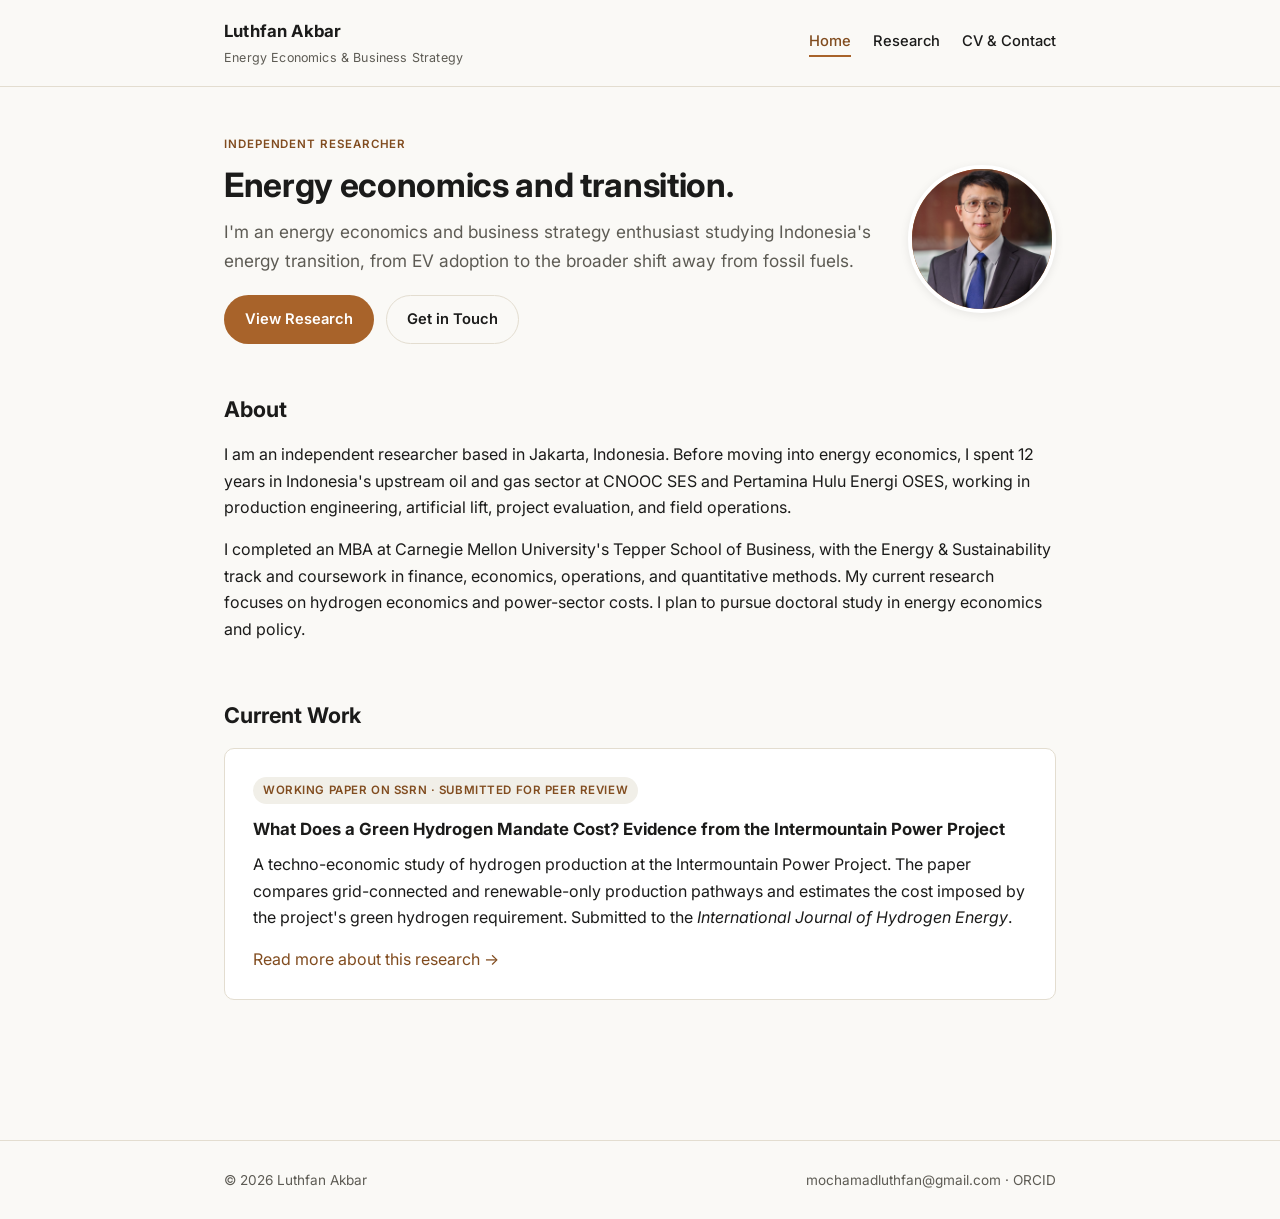
<file: index.html>
<!doctype html>
<html lang="en">
<head>
<meta charset="UTF-8">
<meta name="viewport" content="width=device-width, initial-scale=1.0">
<title>Luthfan Akbar — Independent Researcher, Energy Economics</title>
<meta name="description" content="Luthfan Akbar is an independent researcher working on energy economics and the energy transition, with a background in upstream oil &amp; gas operations in Indonesia.">
<link rel="preconnect" href="https://fonts.googleapis.com">
<link rel="preconnect" href="https://fonts.gstatic.com" crossorigin>
<link href="https://fonts.googleapis.com/css2?family=Inter:wght@400;500;600;700&display=swap" rel="stylesheet">
<link rel="stylesheet" href="styles.css">
</head>
<body>

<header class="site-header">
  <div class="nav-wrap">
    <a class="site-title" href="index.html">Luthfan Akbar
      <span class="subtitle-inline">Energy Economics &amp; Business Strategy</span>
    </a>
    <nav class="main-nav">
      <a href="index.html" class="active">Home</a>
      <a href="research.html">Research</a>
      <a href="cv.html">CV &amp; Contact</a>
    </nav>
  </div>
</header>

<main>

  <section class="hero">
    <div class="hero-text">
      <p class="eyebrow">Independent Researcher</p>
      <h1>Energy economics and transition.</h1>
      <p class="lede">
        I'm an energy economics and business strategy enthusiast studying Indonesia's
        energy transition, from EV adoption to the broader shift away from fossil fuels.
      </p>
      <div class="btn-row">
        <a class="btn btn-primary" href="research.html">View Research</a>
        <a class="btn btn-secondary" href="cv.html#contact">Get in Touch</a>
      </div>
    </div>
    <div class="hero-photo">
      <div class="avatar"><img src="headshot.jpg" alt="Luthfan Akbar"></div>
    </div>
  </section>

  <section>
    <h2>About</h2>
    <p>
      I am an independent researcher based in Jakarta, Indonesia. Before moving into
      energy economics, I spent 12 years in Indonesia's upstream oil and gas sector at
      CNOOC SES and Pertamina Hulu Energi OSES, working in production engineering,
      artificial lift, project evaluation, and field operations.
    </p>
    <p>
      I completed an MBA at Carnegie Mellon University's Tepper School of Business, with
      the Energy &amp; Sustainability track and coursework in finance, economics,
      operations, and quantitative methods. My current research focuses on hydrogen
      economics and power-sector costs. I plan to pursue doctoral study in energy
      economics and policy.
    </p>
  </section>

  <section>
    <h2>Current Work</h2>
    <div class="card">
      <p class="status-tag">Working paper on SSRN · submitted for peer review</p>
      <h3>What Does a Green Hydrogen Mandate Cost? Evidence from the Intermountain Power Project</h3>
      <p>
        A techno-economic study of hydrogen production at the Intermountain Power Project.
        The paper compares grid-connected and renewable-only production pathways and
        estimates the cost imposed by the project's green hydrogen requirement. Submitted
        to the <em>International Journal of Hydrogen Energy</em>.
      </p>
      <a href="research/green-hydrogen-mandate.html">Read more about this research &rarr;</a>
    </div>
  </section>

</main>

<footer class="site-footer">
  <div class="footer-wrap">
    <span>&copy; <span id="year"></span> Luthfan Akbar</span>
    <span>
      <a href="mailto:mochamadluthfan@gmail.com">mochamadluthfan@gmail.com</a> ·
      <a href="https://orcid.org/0009-0005-0593-3939" target="_blank" rel="noopener">ORCID</a>
    </span>
  </div>
</footer>

<script>document.getElementById('year').textContent = new Date().getFullYear();</script>
</body>
</html>
</file>
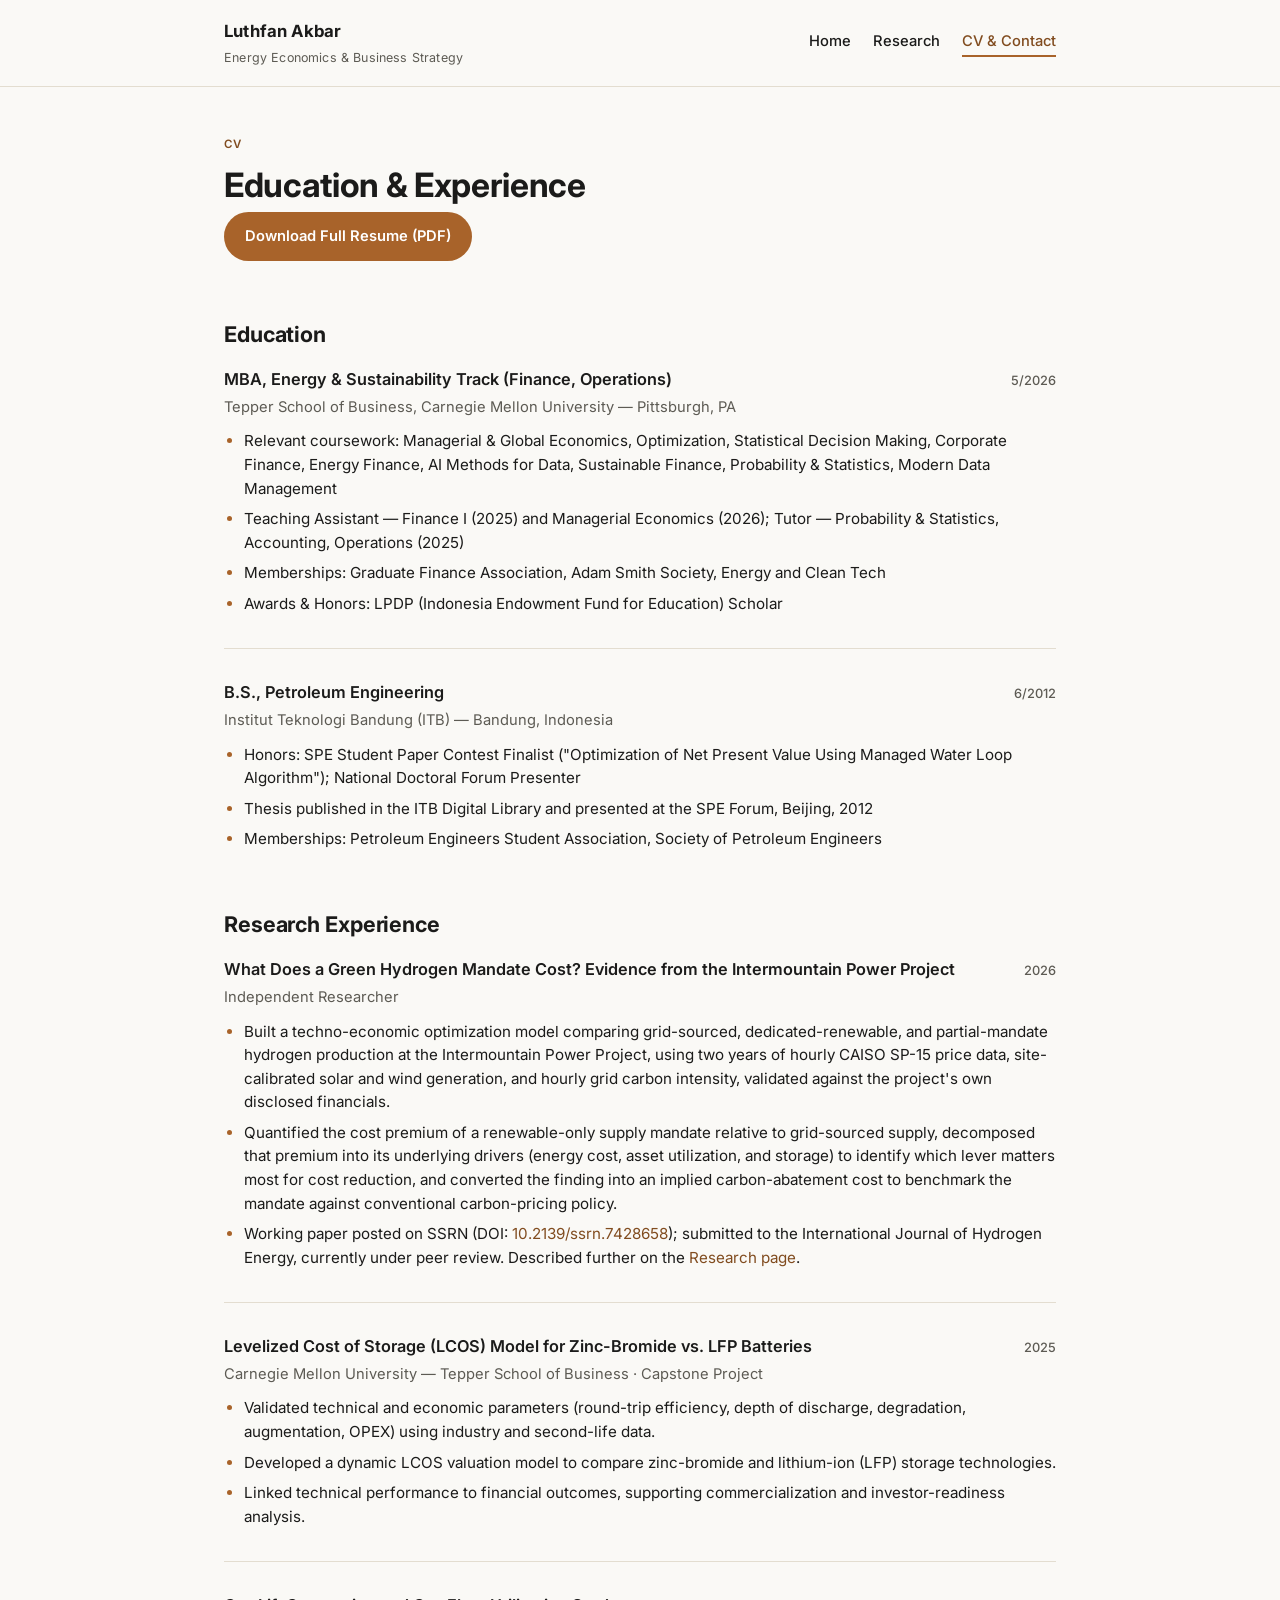
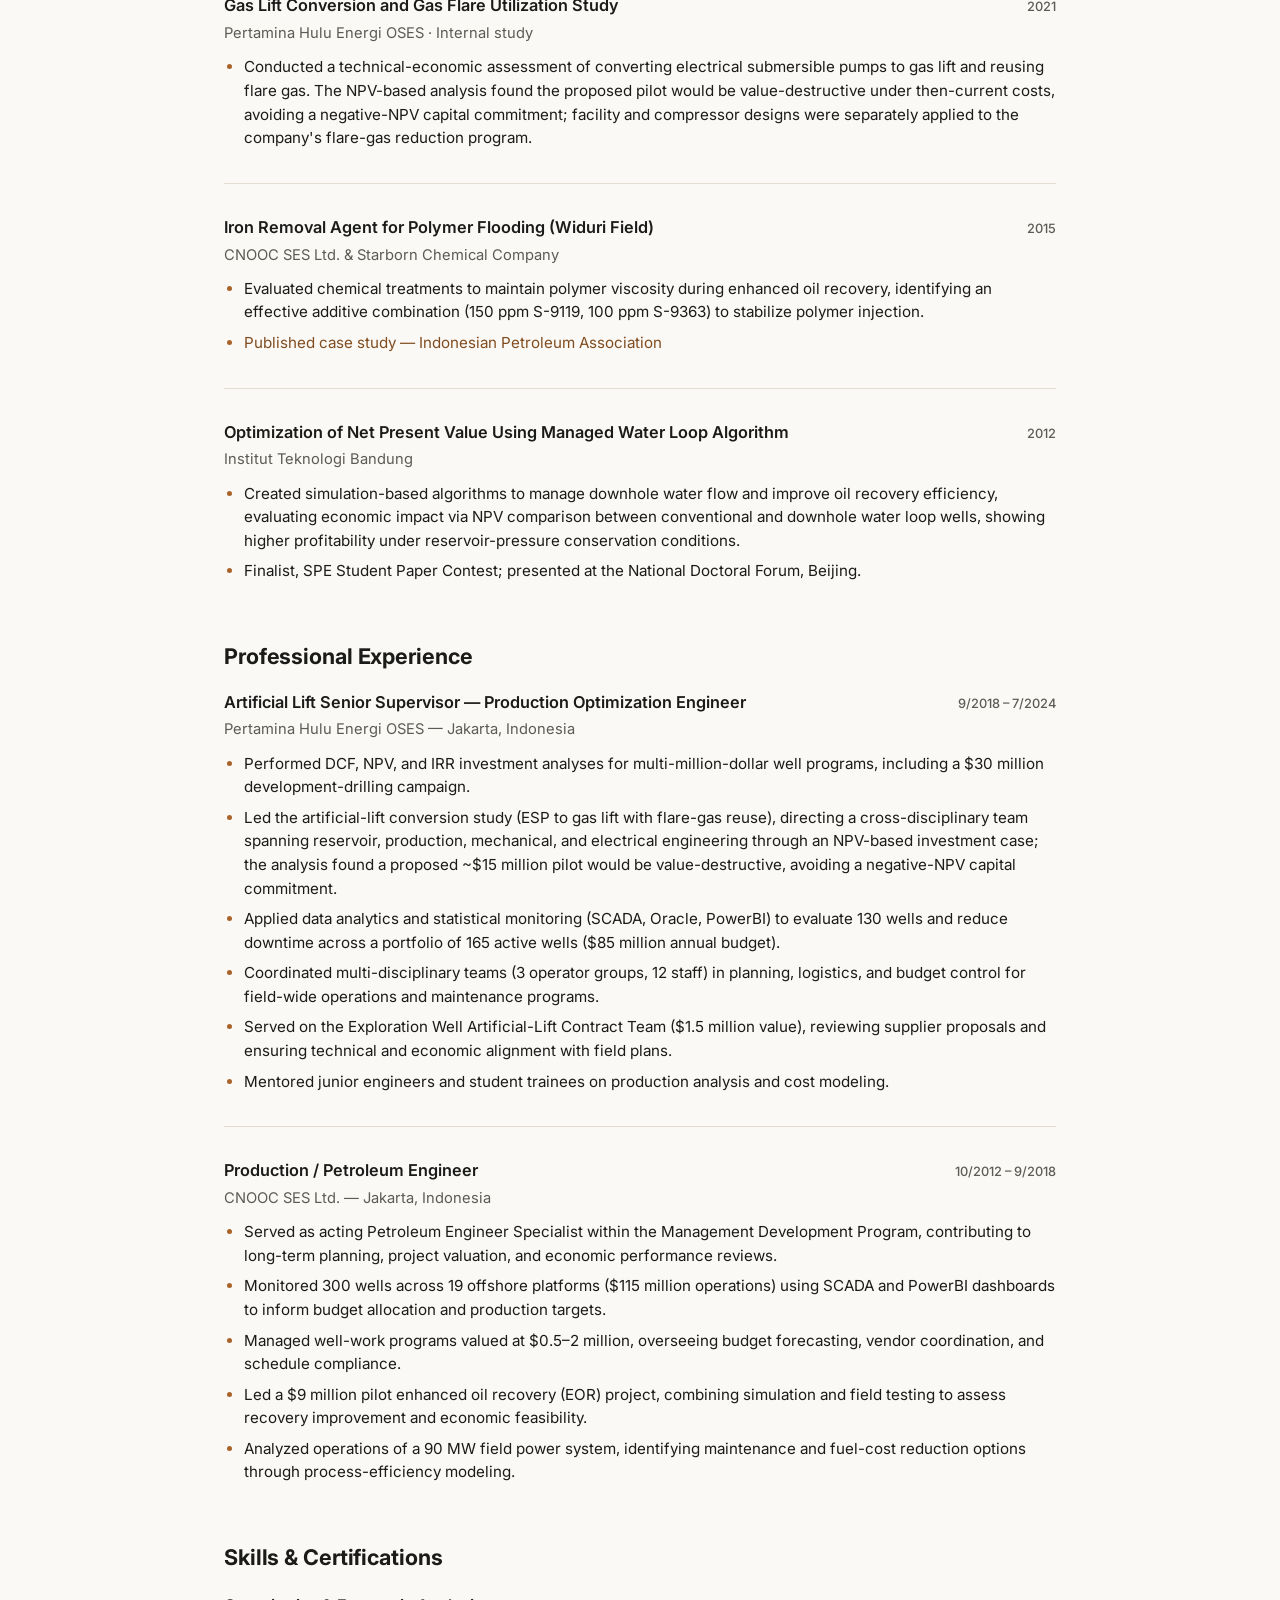
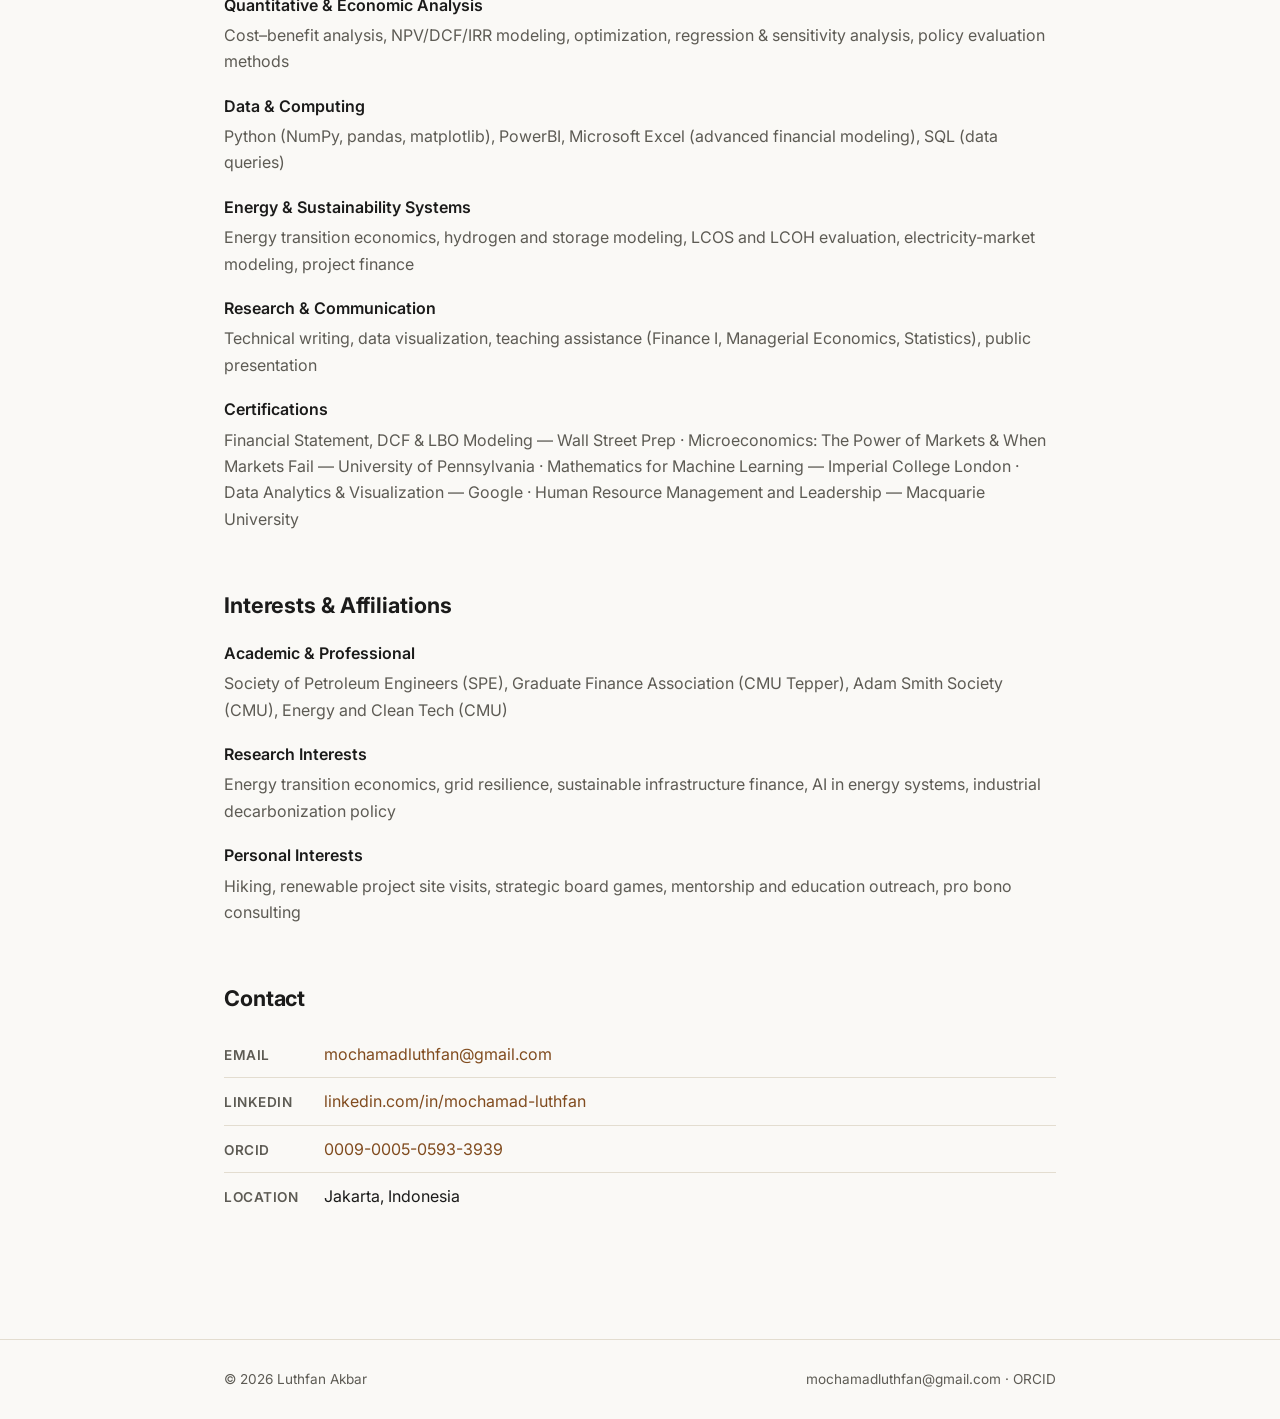
<file: cv.html>
<!doctype html>
<html lang="en">
<head>
<meta charset="UTF-8">
<meta name="viewport" content="width=device-width, initial-scale=1.0">
<title>CV — Luthfan Akbar</title>
<meta name="description" content="Education, research experience, professional background, and contact details for Luthfan Akbar.">
<link rel="preconnect" href="https://fonts.googleapis.com">
<link rel="preconnect" href="https://fonts.gstatic.com" crossorigin>
<link href="https://fonts.googleapis.com/css2?family=Inter:wght@400;500;600;700&display=swap" rel="stylesheet">
<link rel="stylesheet" href="styles.css">
</head>
<body>

<header class="site-header">
  <div class="nav-wrap">
    <a class="site-title" href="index.html">Luthfan Akbar
      <span class="subtitle-inline">Energy Economics &amp; Business Strategy</span>
    </a>
    <nav class="main-nav">
      <a href="index.html">Home</a>
      <a href="research.html">Research</a>
      <a href="cv.html" class="active">CV &amp; Contact</a>
    </nav>
  </div>
</header>

<main>

  <section>
    <p class="eyebrow">CV</p>
    <h1>Education &amp; Experience</h1>
    <div class="btn-row" style="margin-top: -6px; margin-bottom: 8px;">
      <a class="btn btn-primary" href="Luthfan_Akbar_CV.pdf">Download Full Resume (PDF)</a>
    </div>
  </section>

  <section>
    <h2>Education</h2>

    <div class="exp-block">
      <div class="exp-header">
        <span class="exp-title">MBA, Energy &amp; Sustainability Track (Finance, Operations)</span>
        <span class="exp-dates">5/2026</span>
      </div>
      <p class="exp-org">Tepper School of Business, Carnegie Mellon University — Pittsburgh, PA</p>
      <ul class="detail-list">
        <li>Relevant coursework: Managerial &amp; Global Economics, Optimization, Statistical Decision Making, Corporate Finance, Energy Finance, AI Methods for Data, Sustainable Finance, Probability &amp; Statistics, Modern Data Management</li>
        <li>Teaching Assistant — Finance I (2025) and Managerial Economics (2026); Tutor — Probability &amp; Statistics, Accounting, Operations (2025)</li>
        <li>Memberships: Graduate Finance Association, Adam Smith Society, Energy and Clean Tech</li>
        <li>Awards &amp; Honors: LPDP (Indonesia Endowment Fund for Education) Scholar</li>
      </ul>
    </div>

    <div class="exp-block">
      <div class="exp-header">
        <span class="exp-title">B.S., Petroleum Engineering</span>
        <span class="exp-dates">6/2012</span>
      </div>
      <p class="exp-org">Institut Teknologi Bandung (ITB) — Bandung, Indonesia</p>
      <ul class="detail-list">
        <li>Honors: SPE Student Paper Contest Finalist ("Optimization of Net Present Value Using Managed Water Loop Algorithm"); National Doctoral Forum Presenter</li>
        <li>Thesis published in the ITB Digital Library and presented at the SPE Forum, Beijing, 2012</li>
        <li>Memberships: Petroleum Engineers Student Association, Society of Petroleum Engineers</li>
      </ul>
    </div>
  </section>

  <section>
    <h2>Research Experience</h2>

    <div class="exp-block">
      <div class="exp-header">
        <span class="exp-title">What Does a Green Hydrogen Mandate Cost? Evidence from the Intermountain Power Project</span>
        <span class="exp-dates">2026</span>
      </div>
      <p class="exp-org">Independent Researcher</p>
      <ul class="detail-list">
        <li>Built a techno-economic optimization model comparing grid-sourced, dedicated-renewable, and partial-mandate hydrogen production at the Intermountain Power Project, using two years of hourly CAISO SP-15 price data, site-calibrated solar and wind generation, and hourly grid carbon intensity, validated against the project's own disclosed financials.</li>
        <li>Quantified the cost premium of a renewable-only supply mandate relative to grid-sourced supply, decomposed that premium into its underlying drivers (energy cost, asset utilization, and storage) to identify which lever matters most for cost reduction, and converted the finding into an implied carbon-abatement cost to benchmark the mandate against conventional carbon-pricing policy.</li>
        <li>Working paper posted on SSRN (DOI: <a href="https://dx.doi.org/10.2139/ssrn.7428658" target="_blank" rel="noopener">10.2139/ssrn.7428658</a>); submitted to the International Journal of Hydrogen Energy, currently under peer review. Described further on the <a href="research/green-hydrogen-mandate.html">Research page</a>.</li>
      </ul>
    </div>

    <div class="exp-block">
      <div class="exp-header">
        <span class="exp-title">Levelized Cost of Storage (LCOS) Model for Zinc-Bromide vs. LFP Batteries</span>
        <span class="exp-dates">2025</span>
      </div>
      <p class="exp-org">Carnegie Mellon University — Tepper School of Business · Capstone Project</p>
      <ul class="detail-list">
        <li>Validated technical and economic parameters (round-trip efficiency, depth of discharge, degradation, augmentation, OPEX) using industry and second-life data.</li>
        <li>Developed a dynamic LCOS valuation model to compare zinc-bromide and lithium-ion (LFP) storage technologies.</li>
        <li>Linked technical performance to financial outcomes, supporting commercialization and investor-readiness analysis.</li>
      </ul>
    </div>

    <div class="exp-block">
      <div class="exp-header">
        <span class="exp-title">Gas Lift Conversion and Gas Flare Utilization Study</span>
        <span class="exp-dates">2021</span>
      </div>
      <p class="exp-org">Pertamina Hulu Energi OSES · Internal study</p>
      <ul class="detail-list">
        <li>Conducted a technical-economic assessment of converting electrical submersible pumps to gas lift and reusing flare gas. The NPV-based analysis found the proposed pilot would be value-destructive under then-current costs, avoiding a negative-NPV capital commitment; facility and compressor designs were separately applied to the company's flare-gas reduction program.</li>
      </ul>
    </div>

    <div class="exp-block">
      <div class="exp-header">
        <span class="exp-title">Iron Removal Agent for Polymer Flooding (Widuri Field)</span>
        <span class="exp-dates">2015</span>
      </div>
      <p class="exp-org">CNOOC SES Ltd. &amp; Starborn Chemical Company</p>
      <ul class="detail-list">
        <li>Evaluated chemical treatments to maintain polymer viscosity during enhanced oil recovery, identifying an effective additive combination (150 ppm S-9119, 100 ppm S-9363) to stabilize polymer injection.</li>
        <li><a href="https://www.ipa.or.id/en/publications/iron-removal-agent-for-polymer-flooding-project-of-widuri-c" target="_blank" rel="noopener">Published case study — Indonesian Petroleum Association</a></li>
      </ul>
    </div>

    <div class="exp-block">
      <div class="exp-header">
        <span class="exp-title">Optimization of Net Present Value Using Managed Water Loop Algorithm</span>
        <span class="exp-dates">2012</span>
      </div>
      <p class="exp-org">Institut Teknologi Bandung</p>
      <ul class="detail-list">
        <li>Created simulation-based algorithms to manage downhole water flow and improve oil recovery efficiency, evaluating economic impact via NPV comparison between conventional and downhole water loop wells, showing higher profitability under reservoir-pressure conservation conditions.</li>
        <li>Finalist, SPE Student Paper Contest; presented at the National Doctoral Forum, Beijing.</li>
      </ul>
    </div>
  </section>

  <section>
    <h2>Professional Experience</h2>

    <div class="exp-block">
      <div class="exp-header">
        <span class="exp-title">Artificial Lift Senior Supervisor — Production Optimization Engineer</span>
        <span class="exp-dates">9/2018 – 7/2024</span>
      </div>
      <p class="exp-org">Pertamina Hulu Energi OSES — Jakarta, Indonesia</p>
      <ul class="detail-list">
        <li>Performed DCF, NPV, and IRR investment analyses for multi-million-dollar well programs, including a $30 million development-drilling campaign.</li>
        <li>Led the artificial-lift conversion study (ESP to gas lift with flare-gas reuse), directing a cross-disciplinary team spanning reservoir, production, mechanical, and electrical engineering through an NPV-based investment case; the analysis found a proposed ~$15 million pilot would be value-destructive, avoiding a negative-NPV capital commitment.</li>
        <li>Applied data analytics and statistical monitoring (SCADA, Oracle, PowerBI) to evaluate 130 wells and reduce downtime across a portfolio of 165 active wells ($85 million annual budget).</li>
        <li>Coordinated multi-disciplinary teams (3 operator groups, 12 staff) in planning, logistics, and budget control for field-wide operations and maintenance programs.</li>
        <li>Served on the Exploration Well Artificial-Lift Contract Team ($1.5 million value), reviewing supplier proposals and ensuring technical and economic alignment with field plans.</li>
        <li>Mentored junior engineers and student trainees on production analysis and cost modeling.</li>
      </ul>
    </div>

    <div class="exp-block">
      <div class="exp-header">
        <span class="exp-title">Production / Petroleum Engineer</span>
        <span class="exp-dates">10/2012 – 9/2018</span>
      </div>
      <p class="exp-org">CNOOC SES Ltd. — Jakarta, Indonesia</p>
      <ul class="detail-list">
        <li>Served as acting Petroleum Engineer Specialist within the Management Development Program, contributing to long-term planning, project valuation, and economic performance reviews.</li>
        <li>Monitored 300 wells across 19 offshore platforms ($115 million operations) using SCADA and PowerBI dashboards to inform budget allocation and production targets.</li>
        <li>Managed well-work programs valued at $0.5–2 million, overseeing budget forecasting, vendor coordination, and schedule compliance.</li>
        <li>Led a $9 million pilot enhanced oil recovery (EOR) project, combining simulation and field testing to assess recovery improvement and economic feasibility.</li>
        <li>Analyzed operations of a 90 MW field power system, identifying maintenance and fuel-cost reduction options through process-efficiency modeling.</li>
      </ul>
    </div>
  </section>

  <section>
    <h2>Skills &amp; Certifications</h2>
    <dl class="cv-list">
      <dt>Quantitative &amp; Economic Analysis</dt>
      <dd>Cost&ndash;benefit analysis, NPV/DCF/IRR modeling, optimization, regression &amp; sensitivity analysis, policy evaluation methods</dd>

      <dt>Data &amp; Computing</dt>
      <dd>Python (NumPy, pandas, matplotlib), PowerBI, Microsoft Excel (advanced financial modeling), SQL (data queries)</dd>

      <dt>Energy &amp; Sustainability Systems</dt>
      <dd>Energy transition economics, hydrogen and storage modeling, LCOS and LCOH evaluation, electricity-market modeling, project finance</dd>

      <dt>Research &amp; Communication</dt>
      <dd>Technical writing, data visualization, teaching assistance (Finance I, Managerial Economics, Statistics), public presentation</dd>

      <dt>Certifications</dt>
      <dd>
        Financial Statement, DCF &amp; LBO Modeling — Wall Street Prep · Microeconomics: The Power of Markets &amp; When Markets Fail — University of Pennsylvania · Mathematics for Machine Learning — Imperial College London · Data Analytics &amp; Visualization — Google · Human Resource Management and Leadership — Macquarie University
      </dd>
    </dl>
  </section>

  <section>
    <h2>Interests &amp; Affiliations</h2>
    <dl class="cv-list">
      <dt>Academic &amp; Professional</dt>
      <dd>Society of Petroleum Engineers (SPE), Graduate Finance Association (CMU Tepper), Adam Smith Society (CMU), Energy and Clean Tech (CMU)</dd>

      <dt>Research Interests</dt>
      <dd>Energy transition economics, grid resilience, sustainable infrastructure finance, AI in energy systems, industrial decarbonization policy</dd>

      <dt>Personal Interests</dt>
      <dd>Hiking, renewable project site visits, strategic board games, mentorship and education outreach, pro bono consulting</dd>
    </dl>
  </section>

  <section id="contact">
    <h2>Contact</h2>
    <ul class="contact-list">
      <li>
        <span class="contact-label">Email</span>
        <a href="mailto:mochamadluthfan@gmail.com">mochamadluthfan@gmail.com</a>
      </li>
      <li>
        <span class="contact-label">LinkedIn</span>
        <a href="https://linkedin.com/in/mochamad-luthfan" target="_blank" rel="noopener">linkedin.com/in/mochamad-luthfan</a>
      </li>
      <li>
        <span class="contact-label">ORCID</span>
        <a href="https://orcid.org/0009-0005-0593-3939" target="_blank" rel="noopener">0009-0005-0593-3939</a>
      </li>
      <li>
        <span class="contact-label">Location</span>
        <span>Jakarta, Indonesia</span>
      </li>
    </ul>
  </section>

</main>

<footer class="site-footer">
  <div class="footer-wrap">
    <span>&copy; <span id="year"></span> Luthfan Akbar</span>
    <span>
      <a href="mailto:mochamadluthfan@gmail.com">mochamadluthfan@gmail.com</a> ·
      <a href="https://orcid.org/0009-0005-0593-3939" target="_blank" rel="noopener">ORCID</a>
    </span>
  </div>
</footer>

<script>document.getElementById('year').textContent = new Date().getFullYear();</script>
</body>
</html>
</file>
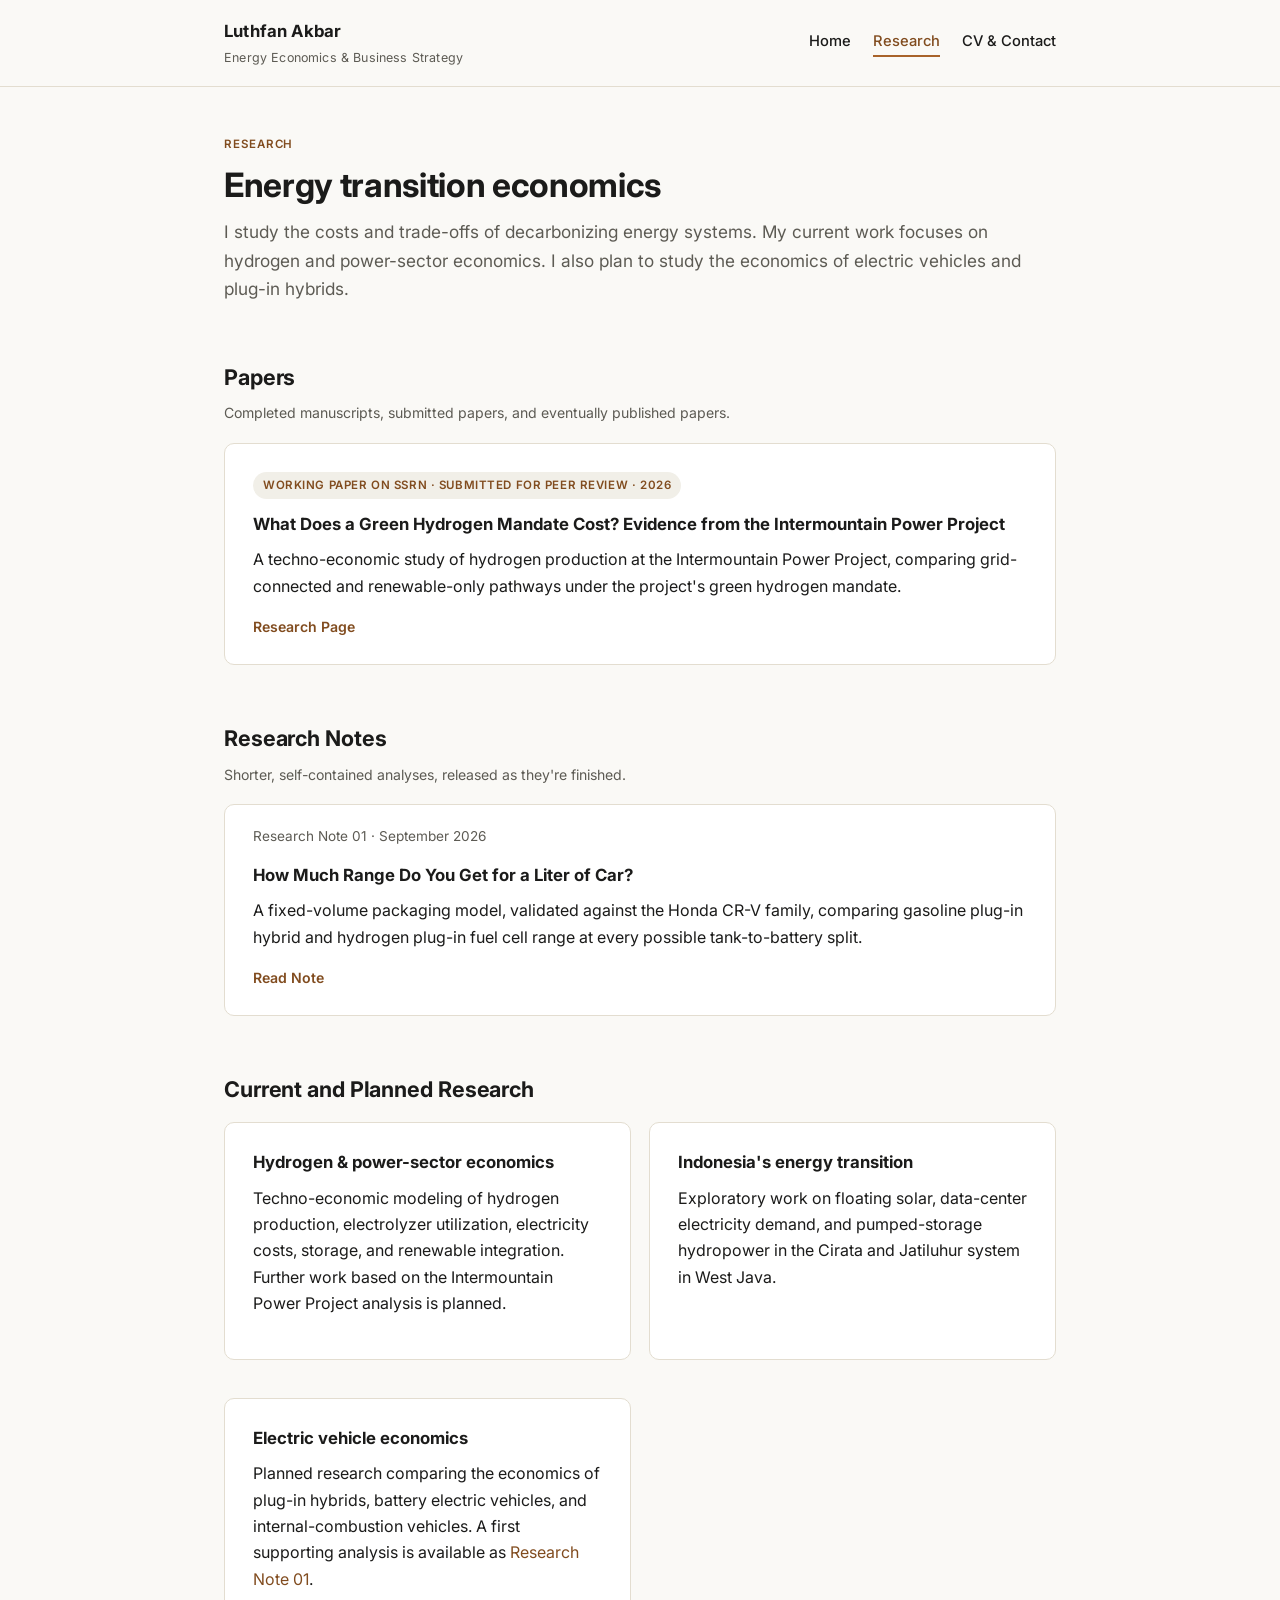
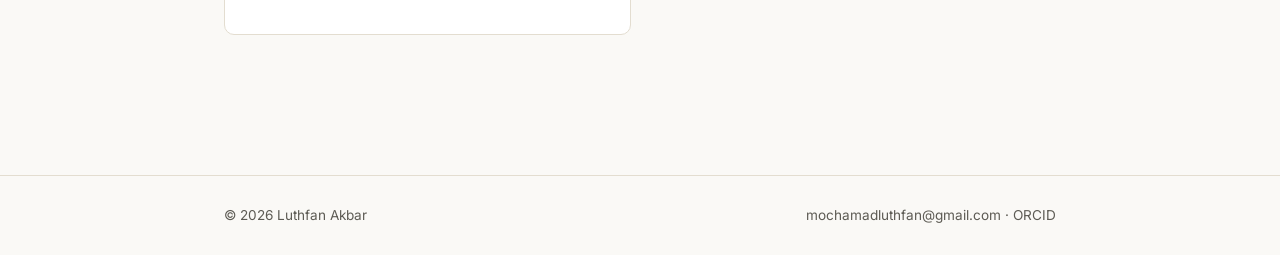
<file: research.html>
<!doctype html>
<html lang="en">
<head>
<meta charset="UTF-8">
<meta name="viewport" content="width=device-width, initial-scale=1.0">
<title>Research — Luthfan Akbar</title>
<meta name="description" content="Research by Luthfan Akbar on energy transition economics, green hydrogen, and power sector economics in Indonesia.">
<link rel="preconnect" href="https://fonts.googleapis.com">
<link rel="preconnect" href="https://fonts.gstatic.com" crossorigin>
<link href="https://fonts.googleapis.com/css2?family=Inter:wght@400;500;600;700&display=swap" rel="stylesheet">
<link rel="stylesheet" href="styles.css">
</head>
<body>

<header class="site-header">
  <div class="nav-wrap">
    <a class="site-title" href="index.html">Luthfan Akbar
      <span class="subtitle-inline">Energy Economics &amp; Business Strategy</span>
    </a>
    <nav class="main-nav">
      <a href="index.html">Home</a>
      <a href="research.html" class="active">Research</a>
      <a href="cv.html">CV &amp; Contact</a>
    </nav>
  </div>
</header>

<main>

  <section>
    <p class="eyebrow">Research</p>
    <h1>Energy transition economics</h1>
    <p class="lede">
      I study the costs and trade-offs of decarbonizing energy systems. My current work
      focuses on hydrogen and power-sector economics. I also plan to study the economics
      of electric vehicles and plug-in hybrids.
    </p>
  </section>

  <section>
    <h2>Papers</h2>
    <p class="section-intro">Completed manuscripts, submitted papers, and eventually published papers.</p>

    <div class="card">
      <p class="status-tag">Working paper on SSRN · submitted for peer review · 2026</p>
      <h3>What Does a Green Hydrogen Mandate Cost? Evidence from the Intermountain Power Project</h3>
      <p>
        A techno-economic study of hydrogen production at the Intermountain Power Project,
        comparing grid-connected and renewable-only pathways under the project's green
        hydrogen mandate.
      </p>
      <div class="link-row">
        <a href="research/green-hydrogen-mandate.html">Research Page</a>
      </div>
    </div>
  </section>

  <section>
    <h2>Research Notes</h2>
    <p class="section-intro">Shorter, self-contained analyses, released as they're finished.</p>

    <div class="card">
      <p class="meta-line">Research Note 01 · September 2026</p>
      <h3>How Much Range Do You Get for a Liter of Car?</h3>
      <p>
        A fixed-volume packaging model, validated against the Honda CR-V family, comparing
        gasoline plug-in hybrid and hydrogen plug-in fuel cell range at every possible
        tank-to-battery split.
      </p>
      <div class="link-row">
        <a href="research/note-01-crv-range-tradeoff.html">Read Note</a>
      </div>
    </div>
  </section>

  <section>
    <h2>Current and Planned Research</h2>
    <div class="card-grid">

      <div class="card">
        <h3>Hydrogen &amp; power-sector economics</h3>
        <p>
          Techno-economic modeling of hydrogen production, electrolyzer utilization,
          electricity costs, storage, and renewable integration. Further work based on
          the Intermountain Power Project analysis is planned.
        </p>
      </div>

      <div class="card">
        <h3>Indonesia's energy transition</h3>
        <p>
          Exploratory work on floating solar, data-center electricity demand, and
          pumped-storage hydropower in the Cirata and Jatiluhur system in West Java.
        </p>
      </div>

      <div class="card">
        <h3>Electric vehicle economics</h3>
        <p>
          Planned research comparing the economics of plug-in hybrids, battery electric
          vehicles, and internal-combustion vehicles. A first supporting analysis is
          available as <a href="research/note-01-crv-range-tradeoff.html">Research Note 01</a>.
        </p>
      </div>

    </div>
  </section>

</main>

<footer class="site-footer">
  <div class="footer-wrap">
    <span>&copy; <span id="year"></span> Luthfan Akbar</span>
    <span>
      <a href="mailto:mochamadluthfan@gmail.com">mochamadluthfan@gmail.com</a> ·
      <a href="https://orcid.org/0009-0005-0593-3939" target="_blank" rel="noopener">ORCID</a>
    </span>
  </div>
</footer>

<script>document.getElementById('year').textContent = new Date().getFullYear();</script>
</body>
</html>
</file>
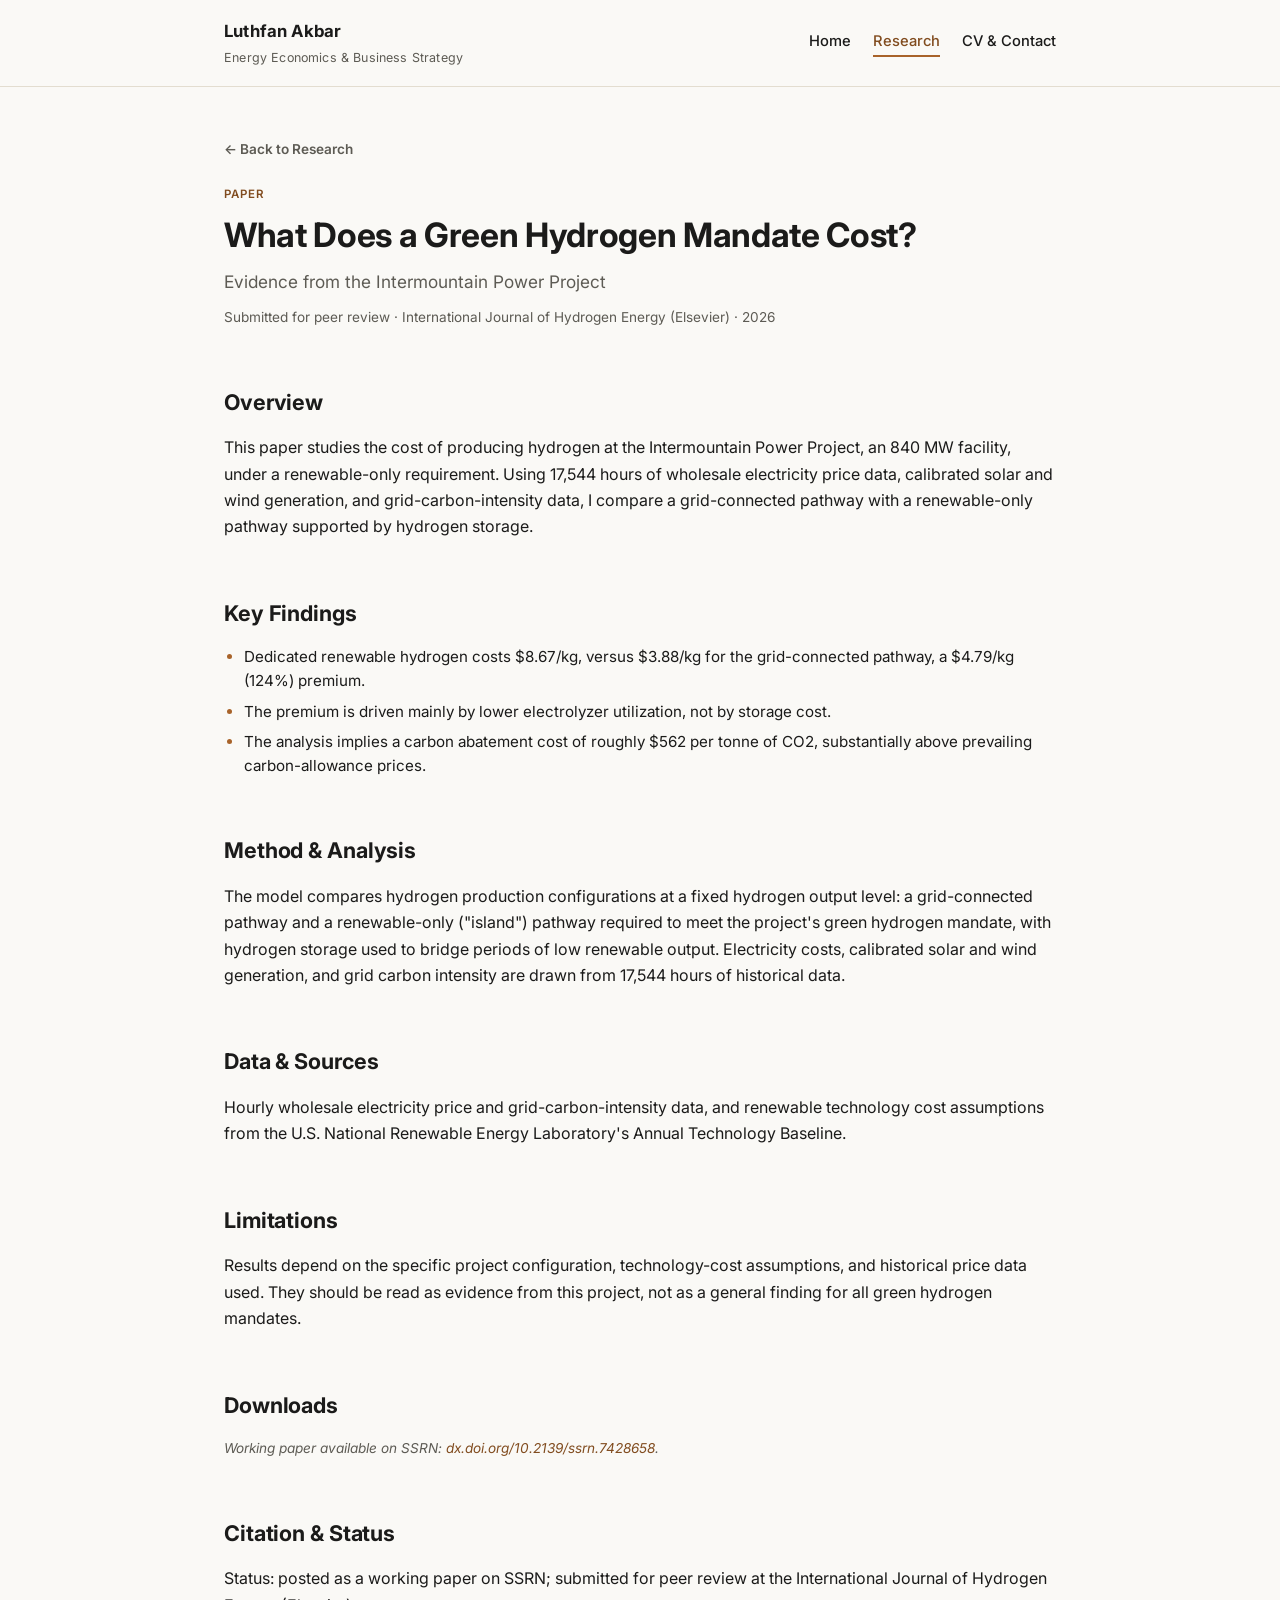
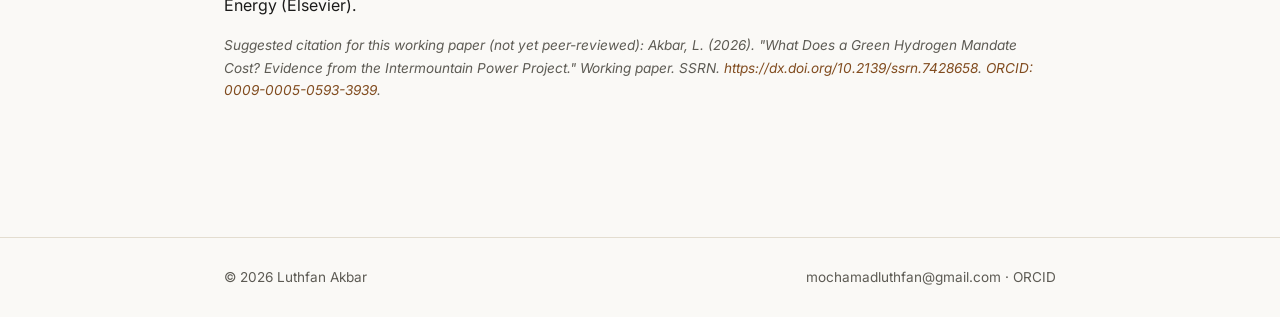
<file: research/green-hydrogen-mandate.html>
<!doctype html>
<html lang="en">
<head>
<meta charset="UTF-8">
<meta name="viewport" content="width=device-width, initial-scale=1.0">
<title>What Does a Green Hydrogen Mandate Cost? — Luthfan Akbar</title>
<meta name="description" content="A techno-economic study of hydrogen production costs at the Intermountain Power Project, comparing grid-connected and renewable-only pathways.">
<link rel="preconnect" href="https://fonts.googleapis.com">
<link rel="preconnect" href="https://fonts.gstatic.com" crossorigin>
<link href="https://fonts.googleapis.com/css2?family=Inter:wght@400;500;600;700&display=swap" rel="stylesheet">
<link rel="stylesheet" href="../styles.css">
</head>
<body>

<header class="site-header">
  <div class="nav-wrap">
    <a class="site-title" href="../index.html">Luthfan Akbar
      <span class="subtitle-inline">Energy Economics &amp; Business Strategy</span>
    </a>
    <nav class="main-nav">
      <a href="../index.html">Home</a>
      <a href="../research.html" class="active">Research</a>
      <a href="../cv.html">CV &amp; Contact</a>
    </nav>
  </div>
</header>

<main>

  <a class="back-link" href="../research.html">&larr; Back to Research</a>

  <section>
    <p class="eyebrow">Paper</p>
    <h1>What Does a Green Hydrogen Mandate Cost?</h1>
    <p class="lede">Evidence from the Intermountain Power Project</p>
    <p class="meta-line">Submitted for peer review · International Journal of Hydrogen Energy (Elsevier) · 2026</p>
  </section>

  <section>
    <h2>Overview</h2>
    <p>
      This paper studies the cost of producing hydrogen at the Intermountain Power
      Project, an 840 MW facility, under a renewable-only requirement. Using
      17,544 hours of wholesale electricity price data, calibrated solar and
      wind generation, and grid-carbon-intensity data, I compare a
      grid-connected pathway with a renewable-only pathway supported by
      hydrogen storage.
    </p>
  </section>

  <section>
    <h2>Key Findings</h2>
    <ul class="detail-list">
      <li>Dedicated renewable hydrogen costs $8.67/kg, versus $3.88/kg for the grid-connected pathway, a $4.79/kg (124%) premium.</li>
      <li>The premium is driven mainly by lower electrolyzer utilization, not by storage cost.</li>
      <li>The analysis implies a carbon abatement cost of roughly $562 per tonne of CO2, substantially above prevailing carbon-allowance prices.</li>
    </ul>
  </section>

  <section>
    <h2>Method &amp; Analysis</h2>
    <p>
      The model compares hydrogen production configurations at a fixed hydrogen output
      level: a grid-connected pathway and a renewable-only ("island") pathway required
      to meet the project's green hydrogen mandate, with hydrogen storage used to bridge
      periods of low renewable output. Electricity costs, calibrated solar and
      wind generation, and grid carbon intensity are drawn from 17,544 hours of
      historical data.
    </p>
  </section>

  <section>
    <h2>Data &amp; Sources</h2>
    <p>
      Hourly wholesale electricity price and grid-carbon-intensity data, and renewable
      technology cost assumptions from the U.S. National Renewable Energy Laboratory's
      Annual Technology Baseline.
    </p>
  </section>

  <section>
    <h2>Limitations</h2>
    <p>
      Results depend on the specific project configuration, technology-cost assumptions,
      and historical price data used. They should be read as evidence from this project,
      not as a general finding for all green hydrogen mandates.
    </p>
  </section>

  <section>
    <h2>Downloads</h2>
    <p class="note">
      Working paper available on SSRN:
      <a href="https://dx.doi.org/10.2139/ssrn.7428658" target="_blank" rel="noopener">dx.doi.org/10.2139/ssrn.7428658</a>.
    </p>
  </section>

  <section>
    <h2>Citation &amp; Status</h2>
    <p>Status: posted as a working paper on SSRN; submitted for peer review at the International Journal of Hydrogen Energy (Elsevier).</p>
    <p class="note">
      Suggested citation for this working paper (not yet peer-reviewed): Akbar, L. (2026).
      "What Does a Green Hydrogen Mandate Cost? Evidence from the Intermountain Power
      Project." Working paper. SSRN.
      <a href="https://dx.doi.org/10.2139/ssrn.7428658" target="_blank" rel="noopener">https://dx.doi.org/10.2139/ssrn.7428658</a>.
      <a href="https://orcid.org/0009-0005-0593-3939" target="_blank" rel="noopener">ORCID: 0009-0005-0593-3939</a>.
    </p>
  </section>

</main>

<footer class="site-footer">
  <div class="footer-wrap">
    <span>&copy; <span id="year"></span> Luthfan Akbar</span>
    <span>
      <a href="mailto:mochamadluthfan@gmail.com">mochamadluthfan@gmail.com</a> ·
      <a href="https://orcid.org/0009-0005-0593-3939" target="_blank" rel="noopener">ORCID</a>
    </span>
  </div>
</footer>

<script>document.getElementById('year').textContent = new Date().getFullYear();</script>
</body>
</html>
</file>
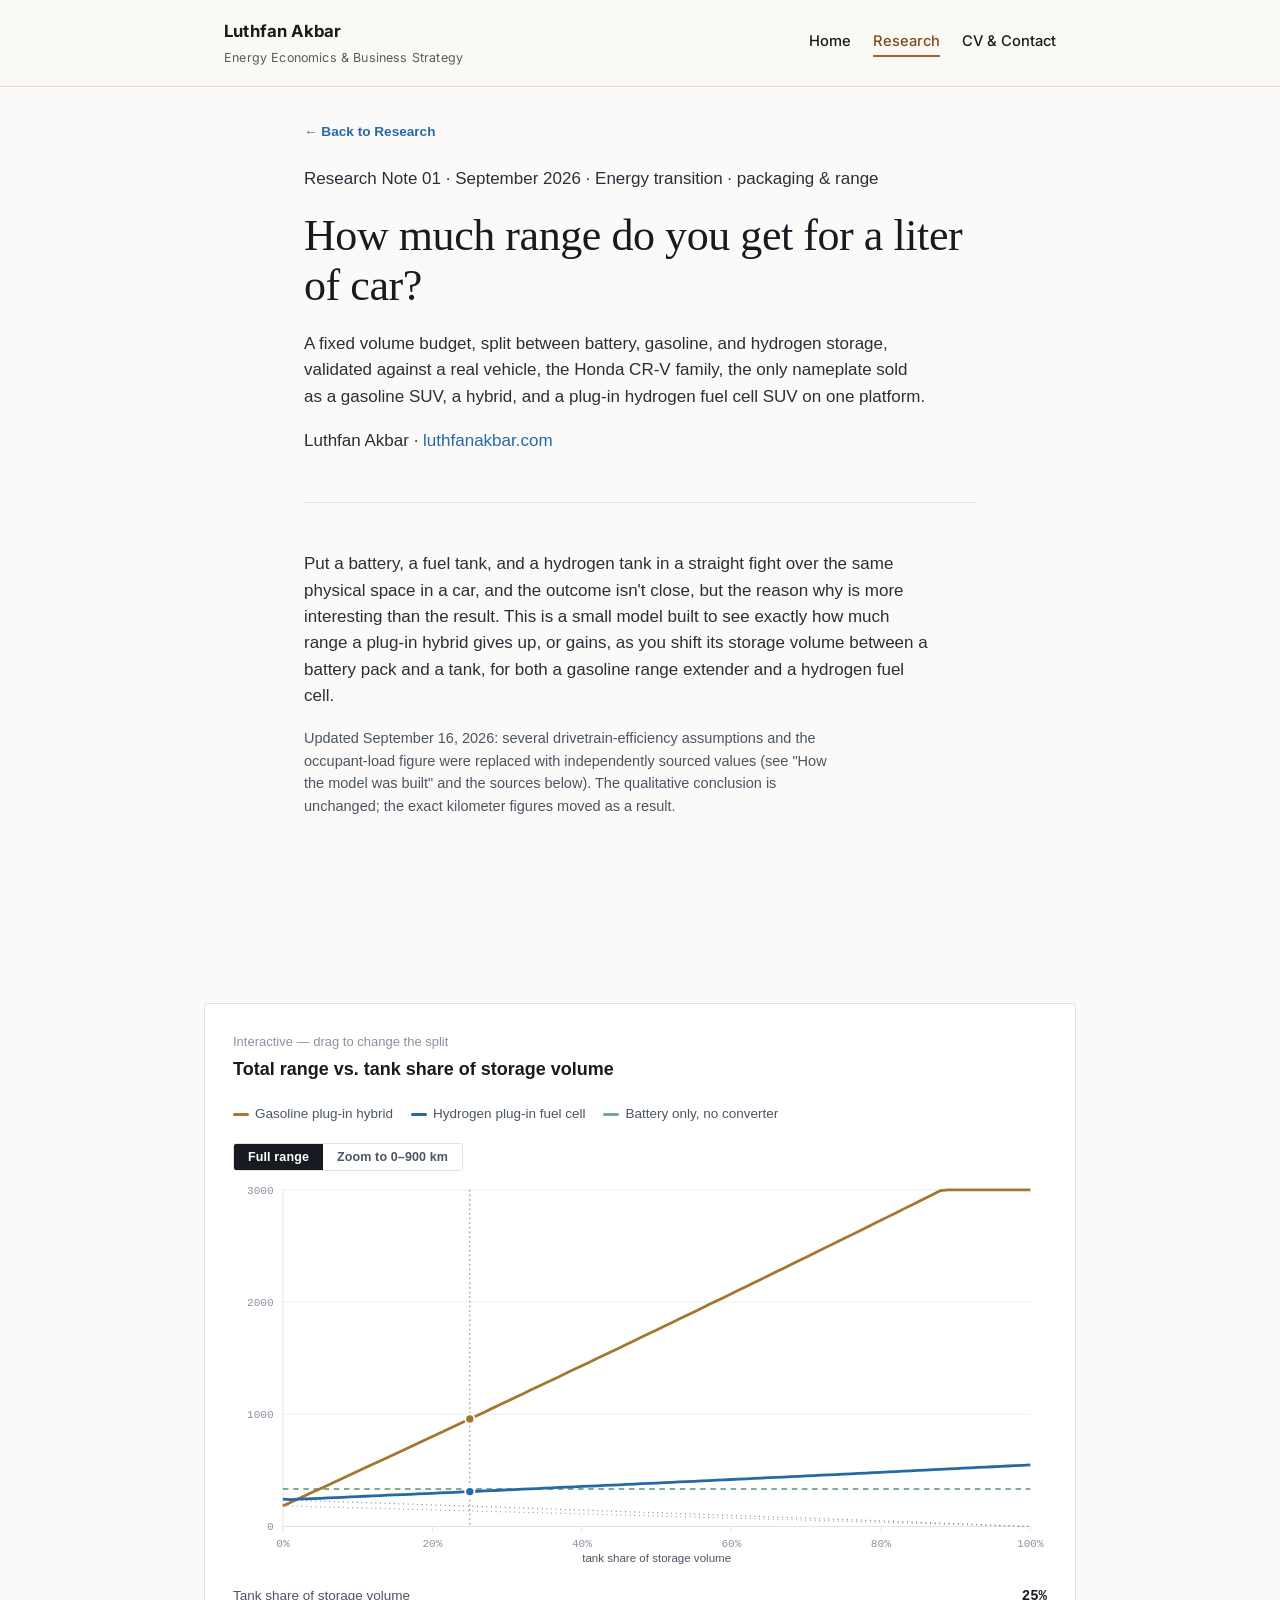
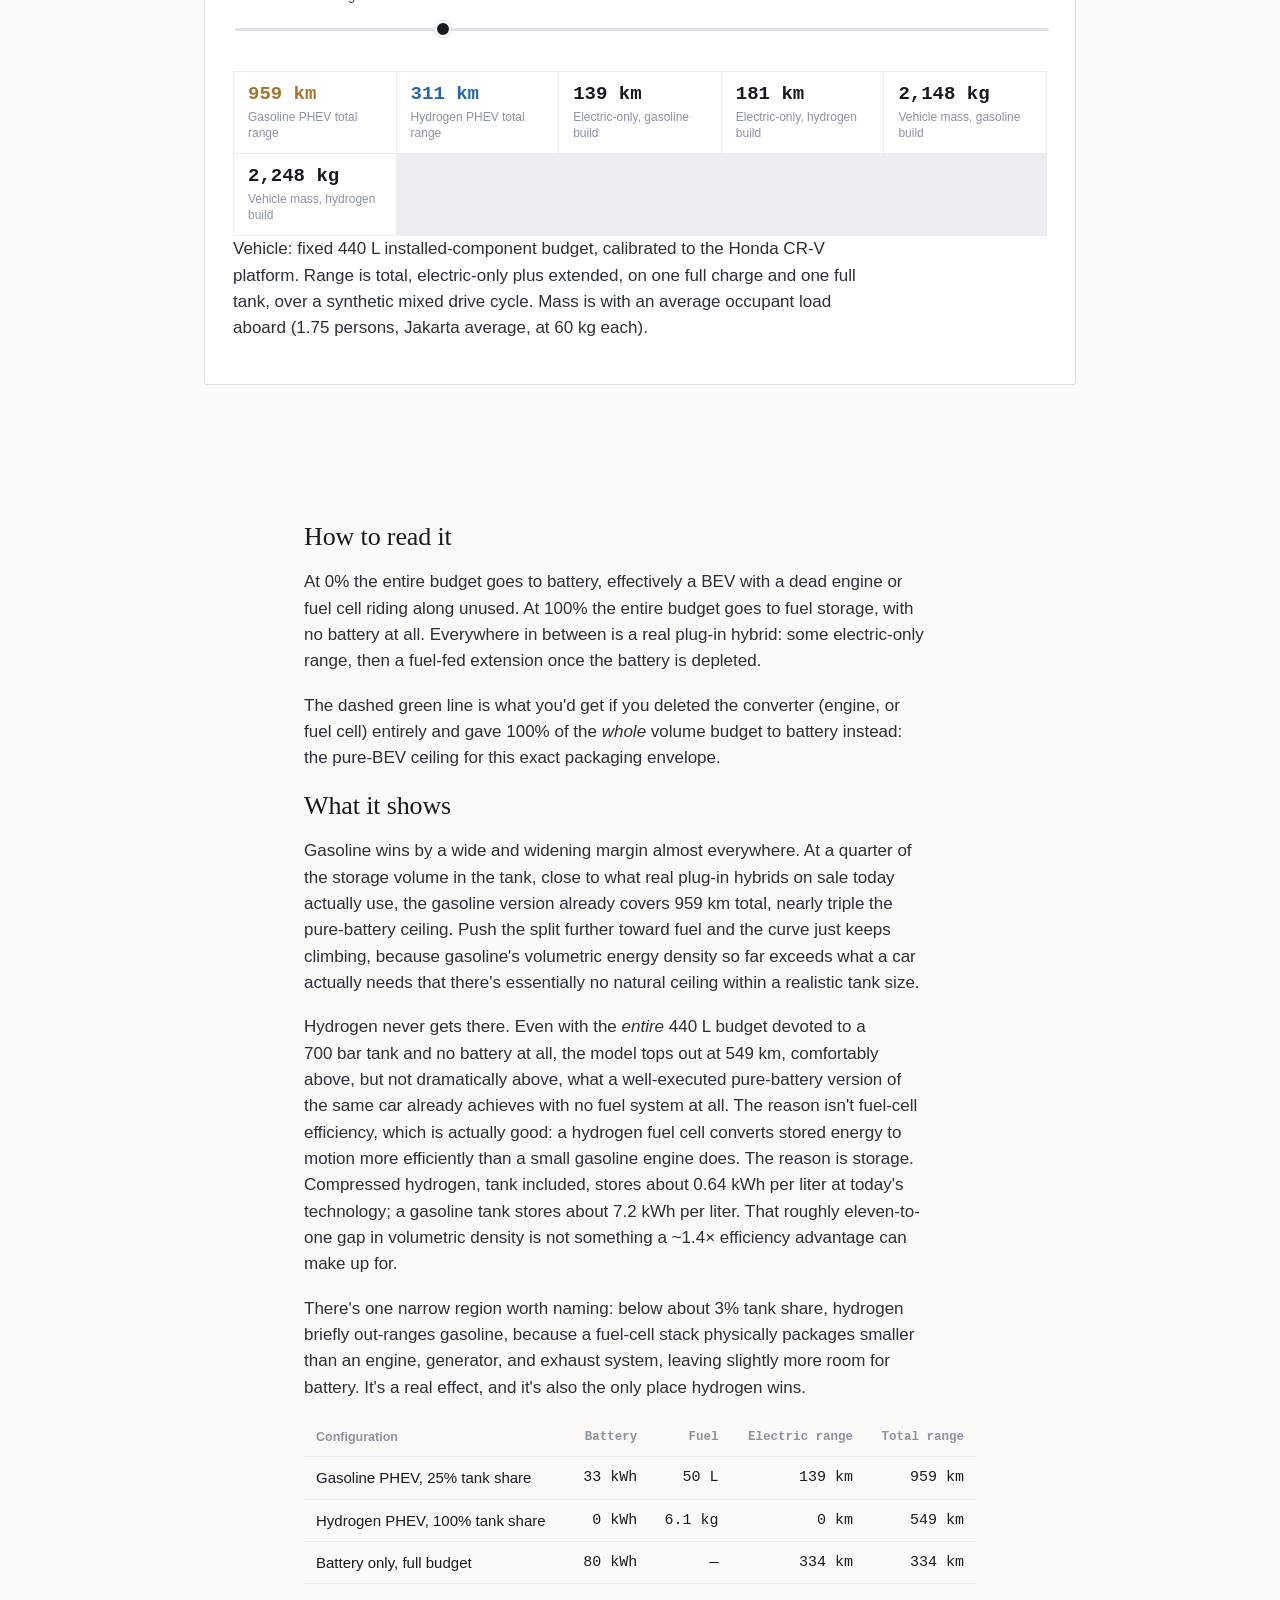
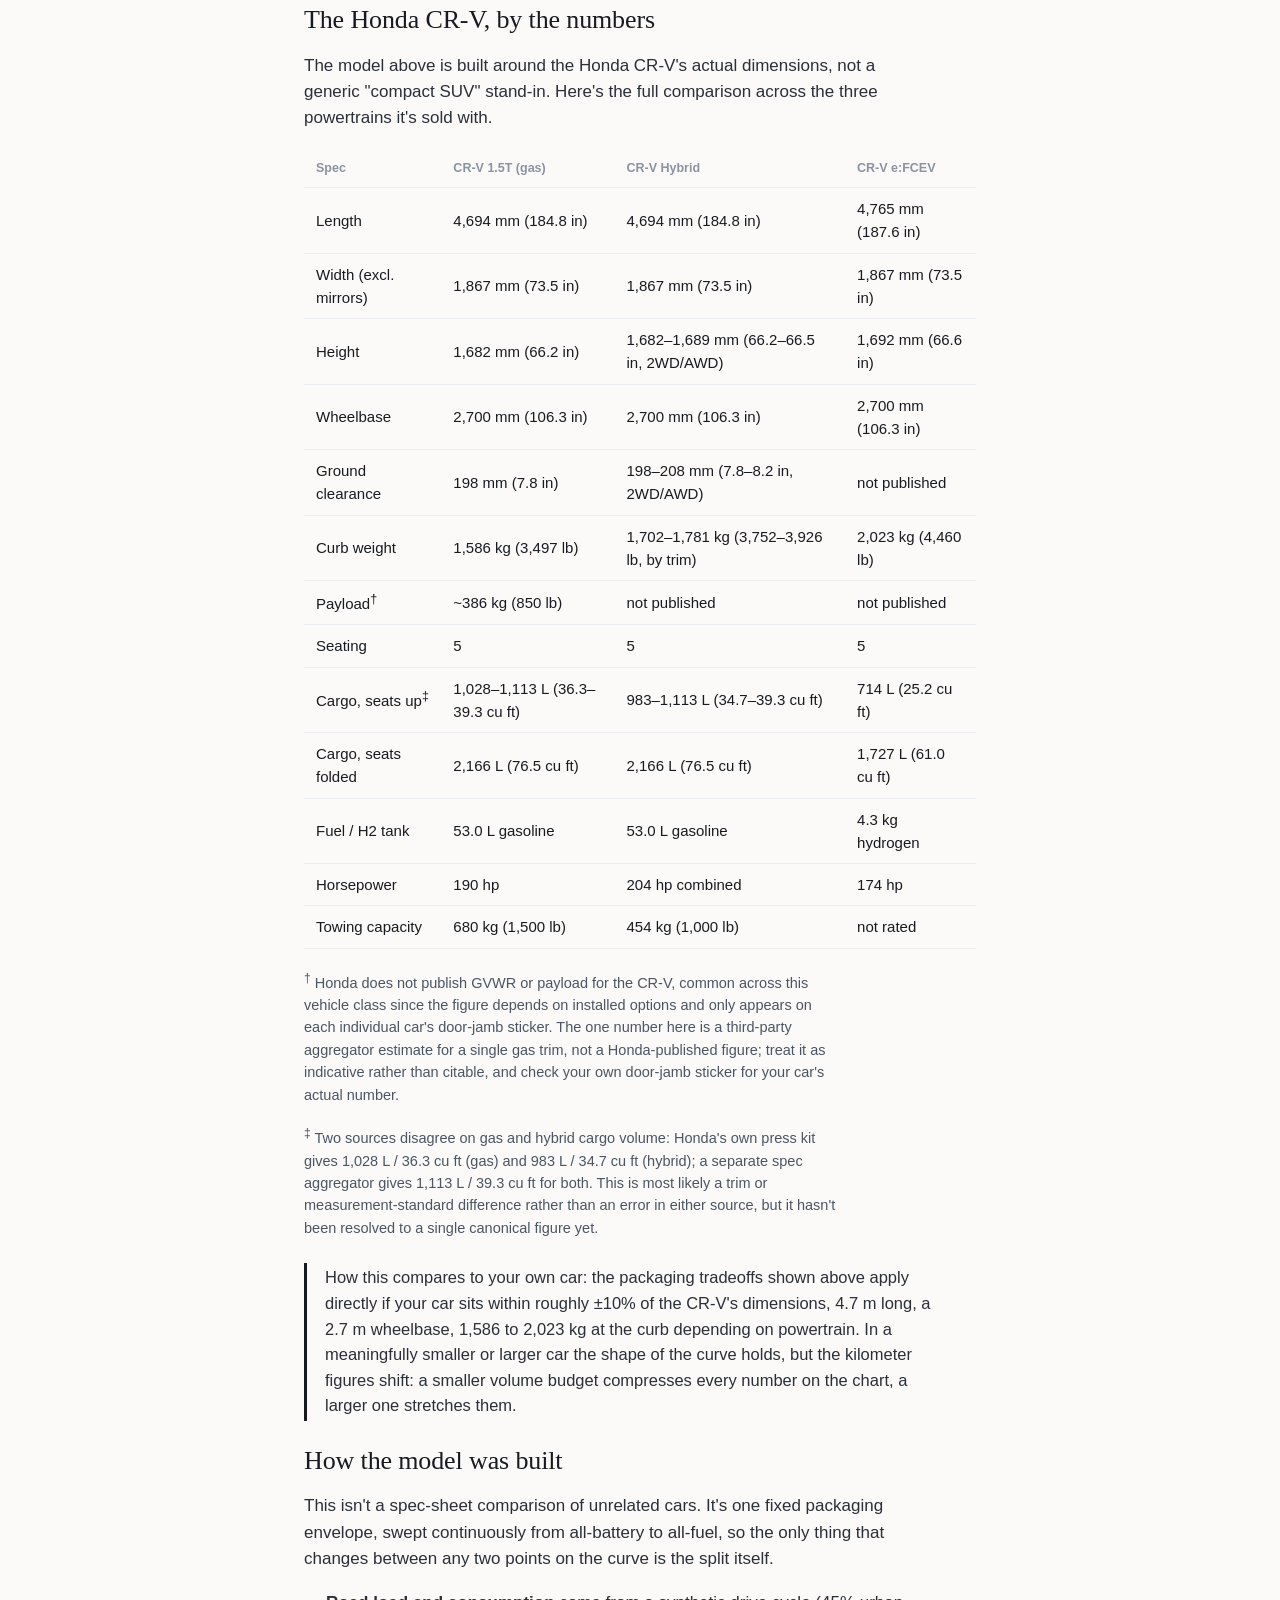
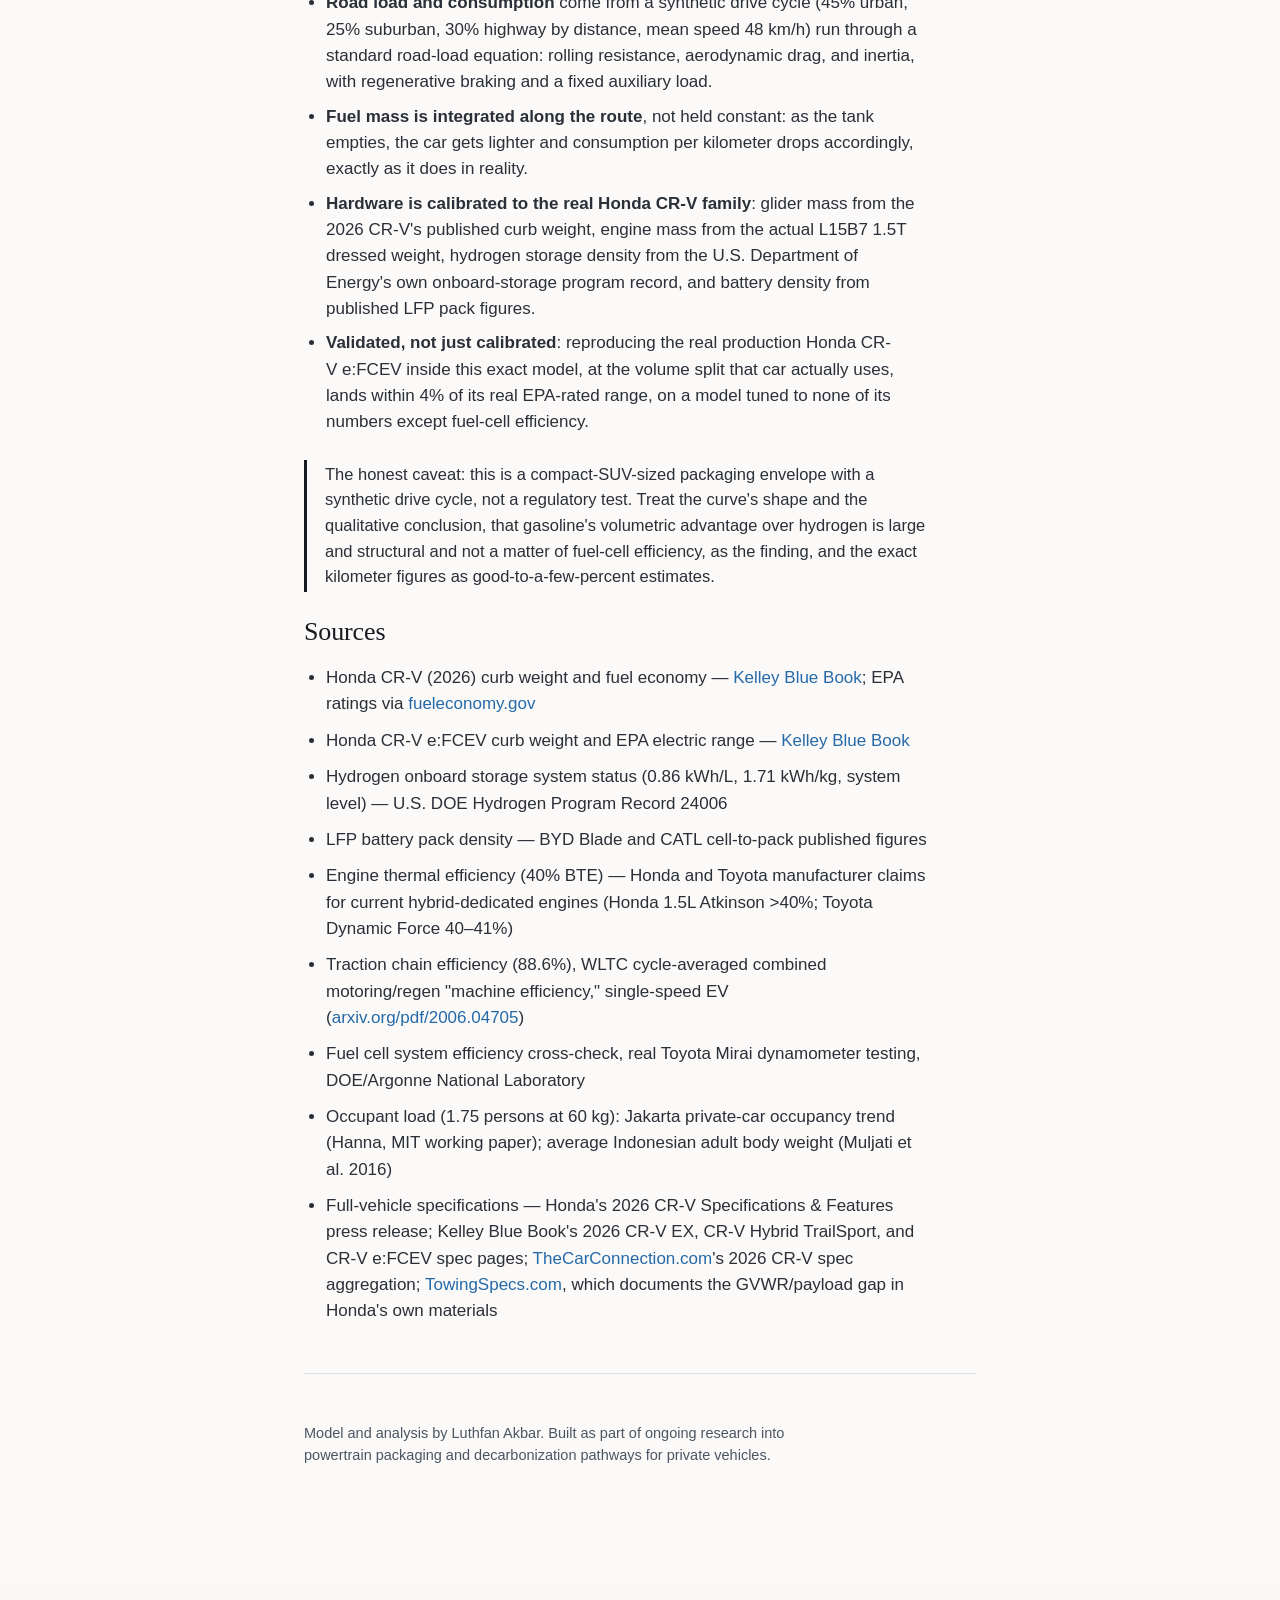
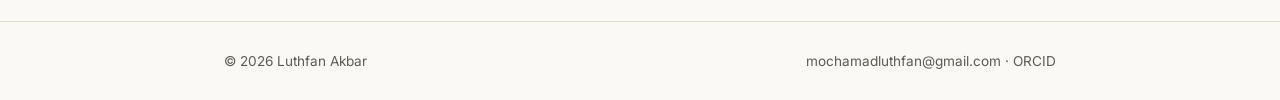
<file: research/note-01-crv-range-tradeoff.html>
<!doctype html>
<html lang="en">
<head>
<meta charset="UTF-8">
<meta name="viewport" content="width=device-width, initial-scale=1.0">
<title>How much range do you get for a liter of car? — Luthfan Akbar</title>
<meta name="description" content="A fixed-volume packaging model, validated against the Honda CR-V family, comparing gasoline plug-in hybrid and hydrogen plug-in fuel cell range at every possible tank-to-battery split.">
<link rel="preconnect" href="https://fonts.googleapis.com">
<link rel="preconnect" href="https://fonts.gstatic.com" crossorigin>
<link href="https://fonts.googleapis.com/css2?family=Inter:wght@400;500;600;700&display=swap" rel="stylesheet">
<link rel="stylesheet" href="../styles.css">
<style>
  /* ---------- scoped, portable base (Research Note 01 widget) ---------- */
  .lra-root {
    --ink: #171b21;
    --ink-soft: #4b5563;
    --ink-faint: #8b93a1;
    --paper: #fbfaf8;
    --line: #dfe1e6;
    --line-soft: #ecedf0;
    --gas: #a5762f;
    --gas-soft: #f3e9da;
    --h2: #2569a8;
    --h2-soft: #dde9f4;
    --batt: #3c7d5e;
    --batt-soft: #e1ede7;
    --mono: ui-monospace, "SF Mono", "Cascadia Code", Menlo, Consolas, monospace;
    --serif: "Iowan Old Style", "Palatino Linotype", Palatino, Georgia, "Times New Roman", serif;
    --sans: -apple-system, BlinkMacSystemFont, "Segoe UI", Helvetica, Arial, sans-serif;
    background: var(--paper);
    color: var(--ink);
    font-family: var(--sans);
    line-height: 1.55;
    -webkit-font-smoothing: antialiased;
  }
  .lra-root * { box-sizing: border-box; }
  .lra-wrap { max-width: 720px; margin: 0 auto; padding: 32px 24px 96px; }
  .lra-wide { max-width: 920px; }

  .lra-eyebrow { font-size: 13px; color: var(--ink-faint); margin: 0 0 14px; }
  .lra-title {
    font-family: var(--serif); font-weight: 500; font-size: clamp(30px, 4.4vw, 44px);
    line-height: 1.14; letter-spacing: -0.01em; margin: 0 0 20px; color: var(--ink);
  }
  .lra-dek { font-size: 19px; color: var(--ink-soft); max-width: 62ch; margin: 0 0 8px; }
  .lra-byline { font-size: 14px; color: var(--ink-faint); margin: 28px 0 0; }
  .lra-byline a { color: var(--ink-soft); }

  .lra-rule { border: 0; border-top: 1px solid var(--line); margin: 48px 0; }

  .lra-root h2 {
    font-family: var(--serif); font-weight: 500; font-size: 26px; line-height: 1.25;
    margin: 0 0 16px; color: var(--ink);
  }
  .lra-root h3 {
    font-size: 16px; font-weight: 600; margin: 28px 0 10px; color: var(--ink);
  }
  .lra-root p { font-size: 17px; color: #2a2f38; margin: 0 0 18px; max-width: 66ch; }
  .lra-root p.lra-small { font-size: 14.5px; color: var(--ink-soft); }
  .lra-root ul, .lra-root ol { font-size: 17px; color: #2a2f38; max-width: 66ch; padding-left: 22px; }
  .lra-root li { margin-bottom: 8px; }
  .lra-root strong { font-weight: 600; }
  .lra-root a { color: var(--h2); text-decoration-color: rgba(37,105,168,0.35); }

  .lra-callout {
    border-left: 3px solid var(--ink); padding: 2px 0 2px 18px; margin: 24px 0;
  }
  .lra-callout p { margin: 0; font-size: 16.5px; }

  /* ---------- the widget ---------- */
  .lra-widget {
    background: #ffffff; border: 1px solid var(--line); border-radius: 3px;
    padding: 28px 28px 24px; margin: 40px 0 8px;
  }
  .lra-widget-head { font-size: 13px; color: var(--ink-faint); margin-bottom: 4px; }
  .lra-widget-title { font-size: 18px; font-weight: 600; margin-bottom: 20px; }

  .lra-legend { display: flex; flex-wrap: wrap; gap: 18px; font-size: 13.5px; color: var(--ink-soft); margin: 4px 0 18px; }
  .lra-legend span { display: inline-flex; align-items: center; gap: 6px; }
  .lra-swatch { width: 16px; height: 3px; display: inline-block; border-radius: 2px; }

  .lra-chart-box { position: relative; }
  .lra-chart-box svg { width: 100%; height: auto; display: block; overflow: visible; }

  .lra-slider-row { margin: 22px 0 6px; }
  .lra-slider-label { display: flex; justify-content: space-between; font-size: 13.5px; color: var(--ink-soft); margin-bottom: 6px; }
  .lra-slider-label b { color: var(--ink); font-family: var(--mono); font-weight: 600; font-size: 14px; }
  input[type=range].lra-slider {
    -webkit-appearance: none; appearance: none; width: 100%; height: 28px; background: transparent; cursor: pointer;
  }
  input[type=range].lra-slider::-webkit-slider-runnable-track { height: 3px; background: var(--line); border-radius: 2px; }
  input[type=range].lra-slider::-moz-range-track { height: 3px; background: var(--line); border-radius: 2px; }
  input[type=range].lra-slider::-webkit-slider-thumb {
    -webkit-appearance: none; width: 16px; height: 16px; margin-top: -6.5px; border-radius: 50%;
    background: var(--ink); border: 2px solid #fff; box-shadow: 0 0 0 1px var(--line);
  }
  input[type=range].lra-slider::-moz-range-thumb {
    width: 16px; height: 16px; border-radius: 50%; background: var(--ink); border: 2px solid #fff;
  }
  input[type=range].lra-slider:focus-visible { outline: 2px solid var(--h2); outline-offset: 4px; }

  .lra-stats { display: grid; grid-template-columns: repeat(auto-fit, minmax(150px, 1fr)); gap: 1px; background: var(--line-soft); border: 1px solid var(--line-soft); margin-top: 20px; }
  .lra-stat { background: #fff; padding: 12px 14px; }
  .lra-stat-val { font-family: var(--mono); font-size: 19px; font-weight: 600; line-height: 1.1; }
  .lra-stat-lab { font-size: 12px; color: var(--ink-faint); margin-top: 5px; line-height: 1.3; }

  .lra-toggle { display: inline-flex; border: 1px solid var(--line); border-radius: 3px; overflow: hidden; margin-bottom: 4px; }
  .lra-toggle button {
    font-family: var(--sans); font-size: 12.5px; font-weight: 600; letter-spacing: 0.01em;
    padding: 6px 14px; border: 0; background: #fff; color: var(--ink-soft); cursor: pointer;
  }
  .lra-toggle button[aria-pressed="true"] { background: var(--ink); color: #fff; }

  .lra-caption { font-size: 13.5px; color: var(--ink-faint); margin: 10px 2px 0; max-width: 66ch; }

  .lra-table { width: 100%; border-collapse: collapse; font-size: 15px; margin: 8px 0 20px; }
  .lra-table th, .lra-table td { text-align: left; padding: 9px 12px; border-bottom: 1px solid var(--line-soft); }
  .lra-table th { font-size: 12.5px; color: var(--ink-faint); font-weight: 600; text-transform: none; }
  .lra-table td.num, .lra-table th.num { text-align: right; font-family: var(--mono); }

  .lra-sources { font-size: 14.5px; color: var(--ink-soft); }
  .lra-sources li { margin-bottom: 10px; }

  @media (max-width: 640px) {
    .lra-wrap { padding: 24px 18px 64px; }
    .lra-widget { padding: 20px 16px 18px; }
    .lra-stats { grid-template-columns: repeat(2, 1fr); }
  }
</style>
</head>
<body>

<header class="site-header">
  <div class="nav-wrap">
    <a class="site-title" href="../index.html">Luthfan Akbar
      <span class="subtitle-inline">Energy Economics &amp; Business Strategy</span>
    </a>
    <nav class="main-nav">
      <a href="../index.html">Home</a>
      <a href="../research.html" class="active">Research</a>
      <a href="../cv.html">CV &amp; Contact</a>
    </nav>
  </div>
</header>

<main style="max-width:none; padding:0;">

<div class="lra-root">
  <div class="lra-wrap">

    <a class="back-link" href="../research.html">&larr; Back to Research</a>

    <p class="lra-eyebrow">Research Note 01 · September 2026 · Energy transition · packaging &amp; range</p>
    <h1 class="lra-title">How much range do you get for a liter of car?</h1>
    <p class="lra-dek">A fixed volume budget, split between battery, gasoline, and hydrogen storage, validated against a real vehicle, the Honda CR-V family, the only nameplate sold as a gasoline SUV, a hybrid, and a plug-in hydrogen fuel cell SUV on one platform.</p>
    <p class="lra-byline">Luthfan Akbar · <a href="https://luthfanakbar.com">luthfanakbar.com</a></p>

    <hr class="lra-rule">

    <p>Put a battery, a fuel tank, and a hydrogen tank in a straight fight over the same physical space in a car, and the outcome isn't close, but the reason why is more interesting than the result. This is a small model built to see exactly how much range a plug-in hybrid gives up, or gains, as you shift its storage volume between a battery pack and a tank, for both a gasoline range extender and a hydrogen fuel cell.</p>

    <p class="lra-small">Updated September 16, 2026: several drivetrain-efficiency assumptions and the occupant-load figure were replaced with independently sourced values (see "How the model was built" and the sources below). The qualitative conclusion is unchanged; the exact kilometer figures moved as a result.</p>

  </div>

  <div class="lra-wrap lra-wide">
    <div class="lra-widget">
      <div class="lra-widget-head">Interactive — drag to change the split</div>
      <div class="lra-widget-title">Total range vs. tank share of storage volume</div>

      <div class="lra-legend">
        <span><i class="lra-swatch" style="background:var(--gas)"></i>Gasoline plug-in hybrid</span>
        <span><i class="lra-swatch" style="background:var(--h2)"></i>Hydrogen plug-in fuel cell</span>
        <span><i class="lra-swatch" style="background:var(--batt);opacity:.7"></i>Battery only, no converter</span>
      </div>

      <div class="lra-toggle" role="group" aria-label="Chart scale">
        <button id="lra-btn-full" aria-pressed="true">Full range</button>
        <button id="lra-btn-zoom" aria-pressed="false">Zoom to 0–900 km</button>
      </div>

      <div class="lra-chart-box">
        <svg id="lra-svg" viewBox="0 0 880 420" preserveAspectRatio="xMidYMid meet" role="img" aria-label="Line chart of total range against tank share of storage volume">
          <!-- populated by JS -->
        </svg>
      </div>

      <div class="lra-slider-row">
        <div class="lra-slider-label">
          <span>Tank share of storage volume</span>
          <b id="lra-pct-label">25%</b>
        </div>
        <input type="range" class="lra-slider" id="lra-slider" min="0" max="100" step="1" value="25" aria-label="Tank share of storage volume, percent">
      </div>

      <div class="lra-stats" id="lra-stats"><!-- populated by JS --></div>
      <p class="lra-caption">Vehicle: fixed 440&nbsp;L installed-component budget, calibrated to the Honda CR-V platform. Range is total, electric-only plus extended, on one full charge and one full tank, over a synthetic mixed drive cycle. Mass is with an average occupant load aboard (1.75 persons, Jakarta average, at 60&nbsp;kg each).</p>
    </div>
  </div>

  <div class="lra-wrap">

    <h2>How to read it</h2>
    <p>At 0% the entire budget goes to battery, effectively a BEV with a dead engine or fuel cell riding along unused. At 100% the entire budget goes to fuel storage, with no battery at all. Everywhere in between is a real plug-in hybrid: some electric-only range, then a fuel-fed extension once the battery is depleted.</p>
    <p>The dashed green line is what you'd get if you deleted the converter (engine, or fuel cell) entirely and gave 100% of the <em>whole</em> volume budget to battery instead: the pure-BEV ceiling for this exact packaging envelope.</p>

    <h2>What it shows</h2>
    <p>Gasoline wins by a wide and widening margin almost everywhere. At a quarter of the storage volume in the tank, close to what real plug-in hybrids on sale today actually use, the gasoline version already covers 959&nbsp;km total, nearly triple the pure-battery ceiling. Push the split further toward fuel and the curve just keeps climbing, because gasoline's volumetric energy density so far exceeds what a car actually needs that there's essentially no natural ceiling within a realistic tank size.</p>
    <p>Hydrogen never gets there. Even with the <em>entire</em> 440&nbsp;L budget devoted to a 700&nbsp;bar tank and no battery at all, the model tops out at 549&nbsp;km, comfortably above, but not dramatically above, what a well-executed pure-battery version of the same car already achieves with no fuel system at all. The reason isn't fuel-cell efficiency, which is actually good: a hydrogen fuel cell converts stored energy to motion more efficiently than a small gasoline engine does. The reason is storage. Compressed hydrogen, tank included, stores about 0.64&nbsp;kWh per liter at today's technology; a gasoline tank stores about 7.2&nbsp;kWh per liter. That roughly eleven-to-one gap in volumetric density is not something a ~1.4&times; efficiency advantage can make up for.</p>
    <p>There's one narrow region worth naming: below about 3% tank share, hydrogen briefly out-ranges gasoline, because a fuel-cell stack physically packages smaller than an engine, generator, and exhaust system, leaving slightly more room for battery. It's a real effect, and it's also the only place hydrogen wins.</p>

    <table class="lra-table">
      <tr><th>Configuration</th><th class="num">Battery</th><th class="num">Fuel</th><th class="num">Electric range</th><th class="num">Total range</th></tr>
      <tr><td>Gasoline PHEV, 25% tank share</td><td class="num">33 kWh</td><td class="num">50 L</td><td class="num">139 km</td><td class="num">959 km</td></tr>
      <tr><td>Hydrogen PHEV, 100% tank share</td><td class="num">0 kWh</td><td class="num">6.1 kg</td><td class="num">0 km</td><td class="num">549 km</td></tr>
      <tr><td>Battery only, full budget</td><td class="num">80 kWh</td><td class="num">—</td><td class="num">334 km</td><td class="num">334 km</td></tr>
    </table>

    <h2>The Honda CR-V, by the numbers</h2>
    <p>The model above is built around the Honda CR-V's actual dimensions, not a generic "compact SUV" stand-in. Here's the full comparison across the three powertrains it's sold with.</p>

    <table class="lra-table">
      <tr><th>Spec</th><th>CR-V 1.5T (gas)</th><th>CR-V Hybrid</th><th>CR-V e:FCEV</th></tr>
      <tr><td>Length</td><td>4,694 mm (184.8 in)</td><td>4,694 mm (184.8 in)</td><td>4,765 mm (187.6 in)</td></tr>
      <tr><td>Width (excl. mirrors)</td><td>1,867 mm (73.5 in)</td><td>1,867 mm (73.5 in)</td><td>1,867 mm (73.5 in)</td></tr>
      <tr><td>Height</td><td>1,682 mm (66.2 in)</td><td>1,682–1,689 mm (66.2–66.5 in, 2WD/AWD)</td><td>1,692 mm (66.6 in)</td></tr>
      <tr><td>Wheelbase</td><td>2,700 mm (106.3 in)</td><td>2,700 mm (106.3 in)</td><td>2,700 mm (106.3 in)</td></tr>
      <tr><td>Ground clearance</td><td>198 mm (7.8 in)</td><td>198–208 mm (7.8–8.2 in, 2WD/AWD)</td><td>not published</td></tr>
      <tr><td>Curb weight</td><td>1,586 kg (3,497 lb)</td><td>1,702–1,781 kg (3,752–3,926 lb, by trim)</td><td>2,023 kg (4,460 lb)</td></tr>
      <tr><td>Payload<sup>†</sup></td><td>~386 kg (850 lb)</td><td>not published</td><td>not published</td></tr>
      <tr><td>Seating</td><td>5</td><td>5</td><td>5</td></tr>
      <tr><td>Cargo, seats up<sup>‡</sup></td><td>1,028–1,113 L (36.3–39.3 cu ft)</td><td>983–1,113 L (34.7–39.3 cu ft)</td><td>714 L (25.2 cu ft)</td></tr>
      <tr><td>Cargo, seats folded</td><td>2,166 L (76.5 cu ft)</td><td>2,166 L (76.5 cu ft)</td><td>1,727 L (61.0 cu ft)</td></tr>
      <tr><td>Fuel / H2 tank</td><td>53.0 L gasoline</td><td>53.0 L gasoline</td><td>4.3 kg hydrogen</td></tr>
      <tr><td>Horsepower</td><td>190 hp</td><td>204 hp combined</td><td>174 hp</td></tr>
      <tr><td>Towing capacity</td><td>680 kg (1,500 lb)</td><td>454 kg (1,000 lb)</td><td>not rated</td></tr>
    </table>

    <p class="lra-small"><sup>†</sup> Honda does not publish GVWR or payload for the CR-V, common across this vehicle class since the figure depends on installed options and only appears on each individual car's door-jamb sticker. The one number here is a third-party aggregator estimate for a single gas trim, not a Honda-published figure; treat it as indicative rather than citable, and check your own door-jamb sticker for your car's actual number.</p>
    <p class="lra-small"><sup>‡</sup> Two sources disagree on gas and hybrid cargo volume: Honda's own press kit gives 1,028 L / 36.3 cu ft (gas) and 983 L / 34.7 cu ft (hybrid); a separate spec aggregator gives 1,113 L / 39.3 cu ft for both. This is most likely a trim or measurement-standard difference rather than an error in either source, but it hasn't been resolved to a single canonical figure yet.</p>

    <div class="lra-callout">
      <p>How this compares to your own car: the packaging tradeoffs shown above apply directly if your car sits within roughly &plusmn;10% of the CR-V's dimensions, 4.7 m long, a 2.7 m wheelbase, 1,586 to 2,023 kg at the curb depending on powertrain. In a meaningfully smaller or larger car the shape of the curve holds, but the kilometer figures shift: a smaller volume budget compresses every number on the chart, a larger one stretches them.</p>
    </div>

    <h2>How the model was built</h2>
    <p>This isn't a spec-sheet comparison of unrelated cars. It's one fixed packaging envelope, swept continuously from all-battery to all-fuel, so the only thing that changes between any two points on the curve is the split itself.</p>
    <ul>
      <li><strong>Road load and consumption</strong> come from a synthetic drive cycle (45% urban, 25% suburban, 30% highway by distance, mean speed 48&nbsp;km/h) run through a standard road-load equation: rolling resistance, aerodynamic drag, and inertia, with regenerative braking and a fixed auxiliary load.</li>
      <li><strong>Fuel mass is integrated along the route</strong>, not held constant: as the tank empties, the car gets lighter and consumption per kilometer drops accordingly, exactly as it does in reality.</li>
      <li><strong>Hardware is calibrated to the real Honda CR-V family</strong>: glider mass from the 2026 CR-V's published curb weight, engine mass from the actual L15B7 1.5T dressed weight, hydrogen storage density from the U.S. Department of Energy's own onboard-storage program record, and battery density from published LFP pack figures.</li>
      <li><strong>Validated, not just calibrated</strong>: reproducing the real production Honda&nbsp;CR-V&nbsp;e:FCEV inside this exact model, at the volume split that car actually uses, lands within 4% of its real EPA-rated range, on a model tuned to none of its numbers except fuel-cell efficiency.</li>
    </ul>

    <div class="lra-callout">
      <p>The honest caveat: this is a compact-SUV-sized packaging envelope with a synthetic drive cycle, not a regulatory test. Treat the curve's shape and the qualitative conclusion, that gasoline's volumetric advantage over hydrogen is large and structural and not a matter of fuel-cell efficiency, as the finding, and the exact kilometer figures as good-to-a-few-percent estimates.</p>
    </div>

    <h2>Sources</h2>
    <ul class="lra-sources">
      <li>Honda CR-V (2026) curb weight and fuel economy — <a href="https://www.kbb.com/honda/cr-v/2026/ex" target="_blank" rel="noopener">Kelley Blue Book</a>; EPA ratings via <a href="https://www.fueleconomy.gov/feg/bymodel/2026_Honda_CR-V.shtml" target="_blank" rel="noopener">fueleconomy.gov</a></li>
      <li>Honda CR-V e:FCEV curb weight and EPA electric range — <a href="https://www.kbb.com/honda/cr-v-efcev/2026/base-style/" target="_blank" rel="noopener">Kelley Blue Book</a></li>
      <li>Hydrogen onboard storage system status (0.86 kWh/L, 1.71 kWh/kg, system level) — U.S. DOE Hydrogen Program Record 24006</li>
      <li>LFP battery pack density — BYD Blade and CATL cell-to-pack published figures</li>
      <li>Engine thermal efficiency (40% BTE) — Honda and Toyota manufacturer claims for current hybrid-dedicated engines (Honda 1.5L Atkinson &gt;40%; Toyota Dynamic Force 40&ndash;41%)</li>
      <li>Traction chain efficiency (88.6%), WLTC cycle-averaged combined motoring/regen "machine efficiency," single-speed EV (<a href="https://arxiv.org/pdf/2006.04705" target="_blank" rel="noopener">arxiv.org/pdf/2006.04705</a>)</li>
      <li>Fuel cell system efficiency cross-check, real Toyota Mirai dynamometer testing, DOE/Argonne National Laboratory</li>
      <li>Occupant load (1.75 persons at 60&nbsp;kg): Jakarta private-car occupancy trend (Hanna, MIT working paper); average Indonesian adult body weight (Muljati et al. 2016)</li>
      <li>Full-vehicle specifications — Honda's 2026 CR-V Specifications &amp; Features press release; Kelley Blue Book's 2026 CR-V EX, CR-V Hybrid TrailSport, and CR-V e:FCEV spec pages; <a href="https://www.thecarconnection.com" target="_blank" rel="noopener">TheCarConnection.com</a>'s 2026 CR-V spec aggregation; <a href="https://www.towingspecs.com" target="_blank" rel="noopener">TowingSpecs.com</a>, which documents the GVWR/payload gap in Honda's own materials</li>
    </ul>

    <hr class="lra-rule">
    <p class="lra-small">Model and analysis by Luthfan Akbar. Built as part of ongoing research into powertrain packaging and decarbonization pathways for private vehicles.</p>
  </div>
</div>

</main>

<footer class="site-footer">
  <div class="footer-wrap">
    <span>&copy; <span id="year"></span> Luthfan Akbar</span>
    <span>
      <a href="mailto:mochamadluthfan@gmail.com">mochamadluthfan@gmail.com</a> ·
      <a href="https://orcid.org/0009-0005-0593-3939" target="_blank" rel="noopener">ORCID</a>
    </span>
  </div>
</footer>

<script>document.getElementById('year').textContent = new Date().getFullYear();</script>
<script>
(function() {
  var ICE = [[0.0,183.95,183.95,2177.0,43.68,0.0],[1.0,214.6,182.16,2175.8,43.243,2.0],[2.0,245.28,180.37,2174.7,42.806,4.0],[3.0,275.98,178.58,2173.5,42.37,6.0],[4.0,306.71,176.79,2172.3,41.933,8.0],[5.0,337.48,175.0,2171.2,41.496,10.0],[6.0,368.27,173.2,2170.0,41.059,12.0],[7.0,399.08,171.41,2168.8,40.622,14.0],[8.0,429.93,169.61,2167.6,40.186,16.0],[9.0,460.8,167.81,2166.5,39.749,18.0],[10.0,491.71,166.01,2165.3,39.312,20.0],[11.0,522.64,164.21,2164.1,38.875,22.0],[12.0,553.6,162.41,2163.0,38.438,24.0],[13.0,584.59,160.61,2161.8,38.002,26.0],[14.0,615.6,158.81,2160.6,37.565,28.0],[15.0,646.65,157.01,2159.4,37.128,30.0],[16.0,677.72,155.2,2158.3,36.691,32.0],[17.0,708.83,153.4,2157.1,36.254,34.0],[18.0,739.96,151.59,2155.9,35.818,36.0],[19.0,771.12,149.78,2154.8,35.381,38.0],[20.0,802.31,147.97,2153.6,34.944,40.0],[21.0,833.53,146.16,2152.4,34.507,42.0],[22.0,864.78,144.35,2151.3,34.07,44.0],[23.0,896.06,142.54,2150.1,33.634,46.0],[24.0,927.36,140.73,2148.9,33.197,48.0],[25.0,958.7,138.92,2147.8,32.76,50.0],[26.0,990.06,137.1,2146.6,32.323,52.0],[27.0,1021.45,135.29,2145.4,31.886,54.0],[28.0,1052.88,133.47,2144.2,31.45,56.0],[29.0,1084.33,131.65,2143.1,31.013,58.0],[30.0,1115.81,129.84,2141.9,30.576,60.0],[31.0,1147.32,128.02,2140.7,30.139,62.0],[32.0,1178.86,126.2,2139.6,29.702,64.0],[33.0,1210.43,124.37,2138.4,29.266,66.0],[34.0,1242.03,122.55,2137.2,28.829,68.0],[35.0,1273.66,120.73,2136.0,28.392,70.0],[36.0,1305.32,118.9,2134.9,27.955,72.0],[37.0,1337.0,117.08,2133.7,27.518,74.0],[38.0,1368.72,115.25,2132.5,27.082,76.0],[39.0,1400.47,113.42,2131.4,26.645,78.0],[40.0,1432.24,111.6,2130.2,26.208,80.0],[41.0,1464.05,109.77,2129.0,25.771,82.0],[42.0,1495.89,107.94,2127.9,25.334,84.0],[43.0,1527.75,106.1,2126.7,24.898,86.0],[44.0,1559.65,104.27,2125.5,24.461,88.0],[45.0,1591.58,102.44,2124.4,24.024,90.0],[46.0,1623.53,100.6,2123.2,23.587,92.0],[47.0,1655.52,98.77,2122.0,23.15,94.0],[48.0,1687.54,96.93,2120.8,22.714,96.0],[49.0,1719.58,95.09,2119.7,22.277,98.0],[50.0,1751.66,93.25,2118.5,21.84,100.0],[51.0,1783.77,91.42,2117.3,21.403,102.0],[52.0,1815.9,89.57,2116.2,20.966,104.0],[53.0,1848.07,87.73,2115.0,20.53,106.0],[54.0,1880.27,85.89,2113.8,20.093,108.0],[55.0,1912.5,84.05,2112.6,19.656,110.0],[56.0,1944.76,82.2,2111.5,19.219,112.0],[57.0,1977.05,80.36,2110.3,18.782,114.0],[58.0,2009.37,78.51,2109.1,18.346,116.0],[59.0,2041.72,76.66,2108.0,17.909,118.0],[60.0,2074.1,74.81,2106.8,17.472,120.0],[61.0,2106.51,72.96,2105.6,17.035,122.0],[62.0,2138.95,71.11,2104.5,16.598,124.0],[63.0,2171.42,69.26,2103.3,16.162,126.0],[64.0,2203.93,67.41,2102.1,15.725,128.0],[65.0,2236.46,65.55,2101.0,15.288,130.0],[66.0,2269.03,63.7,2099.8,14.851,132.0],[67.0,2301.63,61.84,2098.6,14.414,134.0],[68.0,2334.25,59.98,2097.4,13.978,136.0],[69.0,2366.91,58.12,2096.3,13.541,138.0],[70.0,2399.6,56.27,2095.1,13.104,140.0],[71.0,2432.32,54.41,2093.9,12.667,142.0],[72.0,2465.08,52.54,2092.8,12.23,144.0],[73.0,2497.86,50.68,2091.6,11.794,146.0],[74.0,2530.68,48.82,2090.4,11.357,148.0],[75.0,2563.52,46.95,2089.2,10.92,150.0],[76.0,2596.4,45.09,2088.1,10.483,152.0],[77.0,2629.31,43.22,2086.9,10.046,154.0],[78.0,2662.25,41.35,2085.7,9.61,156.0],[79.0,2695.22,39.49,2084.6,9.173,158.0],[80.0,2728.22,37.62,2083.4,8.736,160.0],[81.0,2761.26,35.74,2082.2,8.299,162.0],[82.0,2794.33,33.87,2081.1,7.862,164.0],[83.0,2827.42,32.0,2079.9,7.426,166.0],[84.0,2860.56,30.13,2078.7,6.989,168.0],[85.0,2893.72,28.25,2077.6,6.552,170.0],[86.0,2926.91,26.38,2076.4,6.115,172.0],[87.0,2960.14,24.5,2075.2,5.678,174.0],[88.0,2993.4,22.62,2074.0,5.242,176.0],[89.0,3026.69,20.74,2072.9,4.805,178.0],[90.0,3060.01,18.86,2071.7,4.368,180.0],[91.0,3093.36,16.98,2070.5,3.931,182.0],[92.0,3126.75,15.1,2069.4,3.494,184.0],[93.0,3160.17,13.21,2068.2,3.058,186.0],[94.0,3193.62,11.33,2067.0,2.621,188.0],[95.0,3227.1,9.44,2065.8,2.184,190.0],[96.0,3260.61,7.56,2064.7,1.747,192.0],[97.0,3294.16,5.67,2063.5,1.31,194.0],[98.0,3327.74,3.78,2062.3,0.874,196.0],[99.0,3361.35,1.89,2061.2,0.437,198.0],[100.0,3395.0,0.0,2060.0,0.0,200.0]];
  var FC  = [[0.0,243.84,243.84,2202.0,58.24,0.0],[1.0,240.12,235.0,2319.0,57.658,0.061],[2.0,243.03,232.78,2316.1,57.075,0.122],[3.0,245.94,230.56,2313.1,56.493,0.183],[4.0,248.86,228.34,2310.1,55.91,0.245],[5.0,251.78,226.11,2307.2,55.328,0.306],[6.0,254.71,223.88,2304.2,54.746,0.367],[7.0,257.64,221.65,2301.2,54.163,0.428],[8.0,260.57,219.42,2298.3,53.581,0.489],[9.0,263.51,217.18,2295.3,52.998,0.55],[10.0,266.45,214.94,2292.3,52.416,0.612],[11.0,269.4,212.69,2289.4,51.834,0.673],[12.0,272.35,210.45,2286.4,51.251,0.734],[13.0,275.3,208.2,2283.4,50.669,0.795],[14.0,278.26,205.94,2280.4,50.086,0.856],[15.0,281.23,203.69,2277.5,49.504,0.917],[16.0,284.19,201.43,2274.5,48.922,0.978],[17.0,287.16,199.16,2271.5,48.339,1.04],[18.0,290.14,196.9,2268.6,47.757,1.101],[19.0,293.12,194.63,2265.6,47.174,1.162],[20.0,296.1,192.36,2262.6,46.592,1.223],[21.0,299.09,190.08,2259.7,46.01,1.284],[22.0,302.08,187.8,2256.7,45.427,1.345],[23.0,305.07,185.52,2253.7,44.845,1.406],[24.0,308.07,183.24,2250.8,44.262,1.468],[25.0,311.08,180.95,2247.8,43.68,1.529],[26.0,314.09,178.66,2244.8,43.098,1.59],[27.0,317.1,176.37,2241.9,42.515,1.651],[28.0,320.11,174.07,2238.9,41.933,1.712],[29.0,323.14,171.77,2235.9,41.35,1.773],[30.0,326.16,169.47,2233.0,40.768,1.835],[31.0,329.19,167.16,2230.0,40.186,1.896],[32.0,332.22,164.85,2227.0,39.603,1.957],[33.0,335.26,162.54,2224.1,39.021,2.018],[34.0,338.3,160.22,2221.1,38.438,2.079],[35.0,341.35,157.91,2218.1,37.856,2.14],[36.0,344.4,155.58,2215.2,37.274,2.201],[37.0,347.45,153.26,2212.2,36.691,2.263],[38.0,350.51,150.93,2209.2,36.109,2.324],[39.0,353.58,148.6,2206.2,35.526,2.385],[40.0,356.64,146.26,2203.3,34.944,2.446],[41.0,359.72,143.92,2200.3,34.362,2.507],[42.0,362.79,141.58,2197.3,33.779,2.568],[43.0,365.87,139.24,2194.4,33.197,2.63],[44.0,368.96,136.89,2191.4,32.614,2.691],[45.0,372.05,134.54,2188.4,32.032,2.752],[46.0,375.14,132.18,2185.5,31.45,2.813],[47.0,378.24,129.83,2182.5,30.867,2.874],[48.0,381.34,127.47,2179.5,30.285,2.935],[49.0,384.45,125.1,2176.6,29.702,2.996],[50.0,387.56,122.73,2173.6,29.12,3.058],[51.0,390.68,120.36,2170.6,28.538,3.119],[52.0,393.8,117.99,2167.7,27.955,3.18],[53.0,396.92,115.61,2164.7,27.373,3.241],[54.0,400.05,113.23,2161.7,26.79,3.302],[55.0,403.18,110.85,2158.8,26.208,3.363],[56.0,406.32,108.46,2155.8,25.626,3.425],[57.0,409.46,106.07,2152.8,25.043,3.486],[58.0,412.61,103.67,2149.9,24.461,3.547],[59.0,415.76,101.28,2146.9,23.878,3.608],[60.0,418.92,98.87,2143.9,23.296,3.669],[61.0,422.08,96.47,2141.0,22.714,3.73],[62.0,425.24,94.06,2138.0,22.131,3.791],[63.0,428.41,91.65,2135.0,21.549,3.853],[64.0,431.59,89.24,2132.1,20.966,3.914],[65.0,434.77,86.82,2129.1,20.384,3.975],[66.0,437.95,84.4,2126.1,19.802,4.036],[67.0,441.14,81.97,2123.1,19.219,4.097],[68.0,444.33,79.55,2120.2,18.637,4.158],[69.0,447.53,77.11,2117.2,18.054,4.219],[70.0,450.73,74.68,2114.2,17.472,4.281],[71.0,453.93,72.24,2111.3,16.89,4.342],[72.0,457.15,69.8,2108.3,16.307,4.403],[73.0,460.36,67.35,2105.3,15.725,4.464],[74.0,463.58,64.91,2102.4,15.142,4.525],[75.0,466.8,62.45,2099.4,14.56,4.586],[76.0,470.03,60.0,2096.4,13.978,4.648],[77.0,473.27,57.54,2093.5,13.395,4.709],[78.0,476.51,55.08,2090.5,12.813,4.77],[79.0,479.75,52.61,2087.5,12.23,4.831],[80.0,483.0,50.14,2084.6,11.648,4.892],[81.0,486.25,47.67,2081.6,11.066,4.953],[82.0,489.51,45.19,2078.6,10.483,5.014],[83.0,492.77,42.71,2075.7,9.901,5.076],[84.0,496.04,40.23,2072.7,9.318,5.137],[85.0,499.31,37.74,2069.7,8.736,5.198],[86.0,502.59,35.25,2066.8,8.154,5.259],[87.0,505.87,32.75,2063.8,7.571,5.32],[88.0,509.15,30.26,2060.8,6.989,5.381],[89.0,512.44,27.75,2057.9,6.406,5.443],[90.0,515.74,25.25,2054.9,5.824,5.504],[91.0,519.04,22.74,2051.9,5.242,5.565],[92.0,522.34,20.23,2048.9,4.659,5.626],[93.0,525.65,17.71,2046.0,4.077,5.687],[94.0,528.97,15.19,2043.0,3.494,5.748],[95.0,532.29,12.67,2040.0,2.912,5.809],[96.0,535.61,10.14,2037.1,2.33,5.871],[97.0,538.94,7.61,2034.1,1.747,5.932],[98.0,542.28,5.08,2031.1,1.165,5.993],[99.0,545.62,2.54,2028.2,0.582,6.054],[100.0,548.96,0.0,2025.2,0.0,6.115]];
  var BEV = {"kwh":80.1,"mass":2213.0,"range":334.4};
  // columns: [tank_share_pct, total_km, ev_km, mass_full_kg, batt_kwh, fuel]

  var svg = document.getElementById('lra-svg');
  var NS = "http://www.w3.org/2000/svg";
  var PAD = { l: 54, r: 18, t: 16, b: 40 };
  var VW = 880, VH = 420;
  var plotW = VW - PAD.l - PAD.r, plotH = VH - PAD.t - PAD.b;

  var state = { zoom: false };

  function yMax() { return state.zoom ? 900 : 3000; }
  function xPix(pct) { return PAD.l + (pct/100) * plotW; }
  function yPix(km) { return PAD.t + plotH - (Math.min(km, yMax())/yMax()) * plotH; }

  function pathFor(rows, idx) {
    var d = "";
    for (var i = 0; i < rows.length; i++) {
      var x = xPix(rows[i][0]), y = yPix(rows[i][idx]);
      d += (i === 0 ? "M" : "L") + x.toFixed(1) + "," + y.toFixed(1) + " ";
    }
    return d;
  }

  function el(tag, attrs) {
    var e = document.createElementNS(NS, tag);
    for (var k in attrs) e.setAttribute(k, attrs[k]);
    return e;
  }

  function render() {
    while (svg.firstChild) svg.removeChild(svg.firstChild);

    // gridlines + y ticks
    var ticks = state.zoom ? [0,200,400,600,800] : [0,1000,2000,3000];
    ticks.forEach(function(t) {
      var y = yPix(t);
      svg.appendChild(el("line", { x1: PAD.l, x2: VW-PAD.r, y1: y, y2: y, stroke: "#ecedf0", "stroke-width": 1 }));
      var lab = el("text", { x: PAD.l-10, y: y+4, "text-anchor": "end", "font-size": 12, fill: "#8b93a1", "font-family": "ui-monospace,Menlo,monospace" });
      lab.textContent = t;
      svg.appendChild(lab);
    });
    // x ticks
    [0,20,40,60,80,100].forEach(function(t) {
      var x = xPix(t);
      var lab = el("text", { x: x, y: VH-PAD.b+22, "text-anchor": "middle", "font-size": 12, fill: "#8b93a1", "font-family": "ui-monospace,Menlo,monospace" });
      lab.textContent = t + "%";
      svg.appendChild(lab);
      svg.appendChild(el("line", { x1:x, x2:x, y1:VH-PAD.b, y2:VH-PAD.b+5, stroke:"#dfe1e6" }));
    });
    var xAxisLab = el("text", { x: PAD.l + plotW/2, y: VH-2, "text-anchor":"middle", "font-size":12.5, fill:"#4b5563" });
    xAxisLab.textContent = "tank share of storage volume";
    svg.appendChild(xAxisLab);

    // axis baseline
    svg.appendChild(el("line", { x1: PAD.l, x2: PAD.l, y1: PAD.t, y2: VH-PAD.b, stroke: "#dfe1e6" }));
    svg.appendChild(el("line", { x1: PAD.l, x2: VW-PAD.r, y1: VH-PAD.b, y2: VH-PAD.b, stroke: "#dfe1e6" }));

    // BEV reference dashed line
    var by = yPix(BEV.range);
    if (BEV.range <= yMax()) {
      var bevLine = el("line", { x1: PAD.l, x2: VW-PAD.r, y1: by, y2: by, stroke: "#3c7d5e", "stroke-width": 1.6, "stroke-dasharray": "6 5", opacity: 0.85 });
      svg.appendChild(bevLine);
    }

    // main curves
    svg.appendChild(el("path", { d: pathFor(ICE, 1), fill: "none", stroke: "#a5762f", "stroke-width": 3 }));
    svg.appendChild(el("path", { d: pathFor(FC, 1), fill: "none", stroke: "#2569a8", "stroke-width": 3 }));
    // electric-only dotted
    svg.appendChild(el("path", { d: pathFor(ICE, 2), fill: "none", stroke: "#a5762f", "stroke-width": 1.3, "stroke-dasharray": "1 4", opacity: 0.8 }));
    svg.appendChild(el("path", { d: pathFor(FC, 2), fill: "none", stroke: "#2569a8", "stroke-width": 1.3, "stroke-dasharray": "1 4", opacity: 0.8 }));

    updateMarker();
  }

  var markerGroup = null;
  function updateMarker() {
    var pct = parseInt(document.getElementById('lra-slider').value, 10);
    if (markerGroup && markerGroup.parentNode === svg) svg.removeChild(markerGroup);
    markerGroup = el("g", {});
    var x = xPix(pct);
    markerGroup.appendChild(el("line", { x1:x, x2:x, y1:PAD.t, y2:VH-PAD.b, stroke:"#171b21", "stroke-width":1, "stroke-dasharray":"2 3", opacity:0.55 }));

    var iceRow = ICE[pct], fcRow = FC[pct];
    [ [iceRow, "#a5762f"], [fcRow, "#2569a8"] ].forEach(function(pair) {
      var row = pair[0], color = pair[1];
      var yv = Math.min(row[1], yMax());
      var cy = yPix(yv);
      markerGroup.appendChild(el("circle", { cx:x, cy:cy, r:5, fill:color, stroke:"#fff", "stroke-width":2 }));
    });
    svg.appendChild(markerGroup);

    // update text panels
    document.getElementById('lra-pct-label').textContent = pct + "%";
    var stats = document.getElementById('lra-stats');
    var fmt = function(n) { return Math.round(n).toLocaleString('en-US'); };
    stats.innerHTML =
      stat(fmt(iceRow[1]) + " km", "Gasoline PHEV total range", "#a5762f") +
      stat(fmt(fcRow[1]) + " km", "Hydrogen PHEV total range", "#2569a8") +
      stat(fmt(iceRow[2]) + " km", "Electric-only, gasoline build") +
      stat(fmt(fcRow[2]) + " km", "Electric-only, hydrogen build") +
      stat(fmt(iceRow[3]) + " kg", "Vehicle mass, gasoline build") +
      stat(fmt(fcRow[3]) + " kg", "Vehicle mass, hydrogen build");
  }
  function stat(val, lab, color) {
    return '<div class="lra-stat"><div class="lra-stat-val"' + (color ? ' style="color:'+color+'"' : '') + '>' + val + '</div><div class="lra-stat-lab">' + lab + '</div></div>';
  }

  document.getElementById('lra-slider').addEventListener('input', updateMarker);
  document.getElementById('lra-btn-full').addEventListener('click', function() {
    state.zoom = false;
    this.setAttribute('aria-pressed','true');
    document.getElementById('lra-btn-zoom').setAttribute('aria-pressed','false');
    render();
  });
  document.getElementById('lra-btn-zoom').addEventListener('click', function() {
    state.zoom = true;
    this.setAttribute('aria-pressed','true');
    document.getElementById('lra-btn-full').setAttribute('aria-pressed','false');
    render();
  });

  render();
})();
</script>
</body>
</html>
</file>
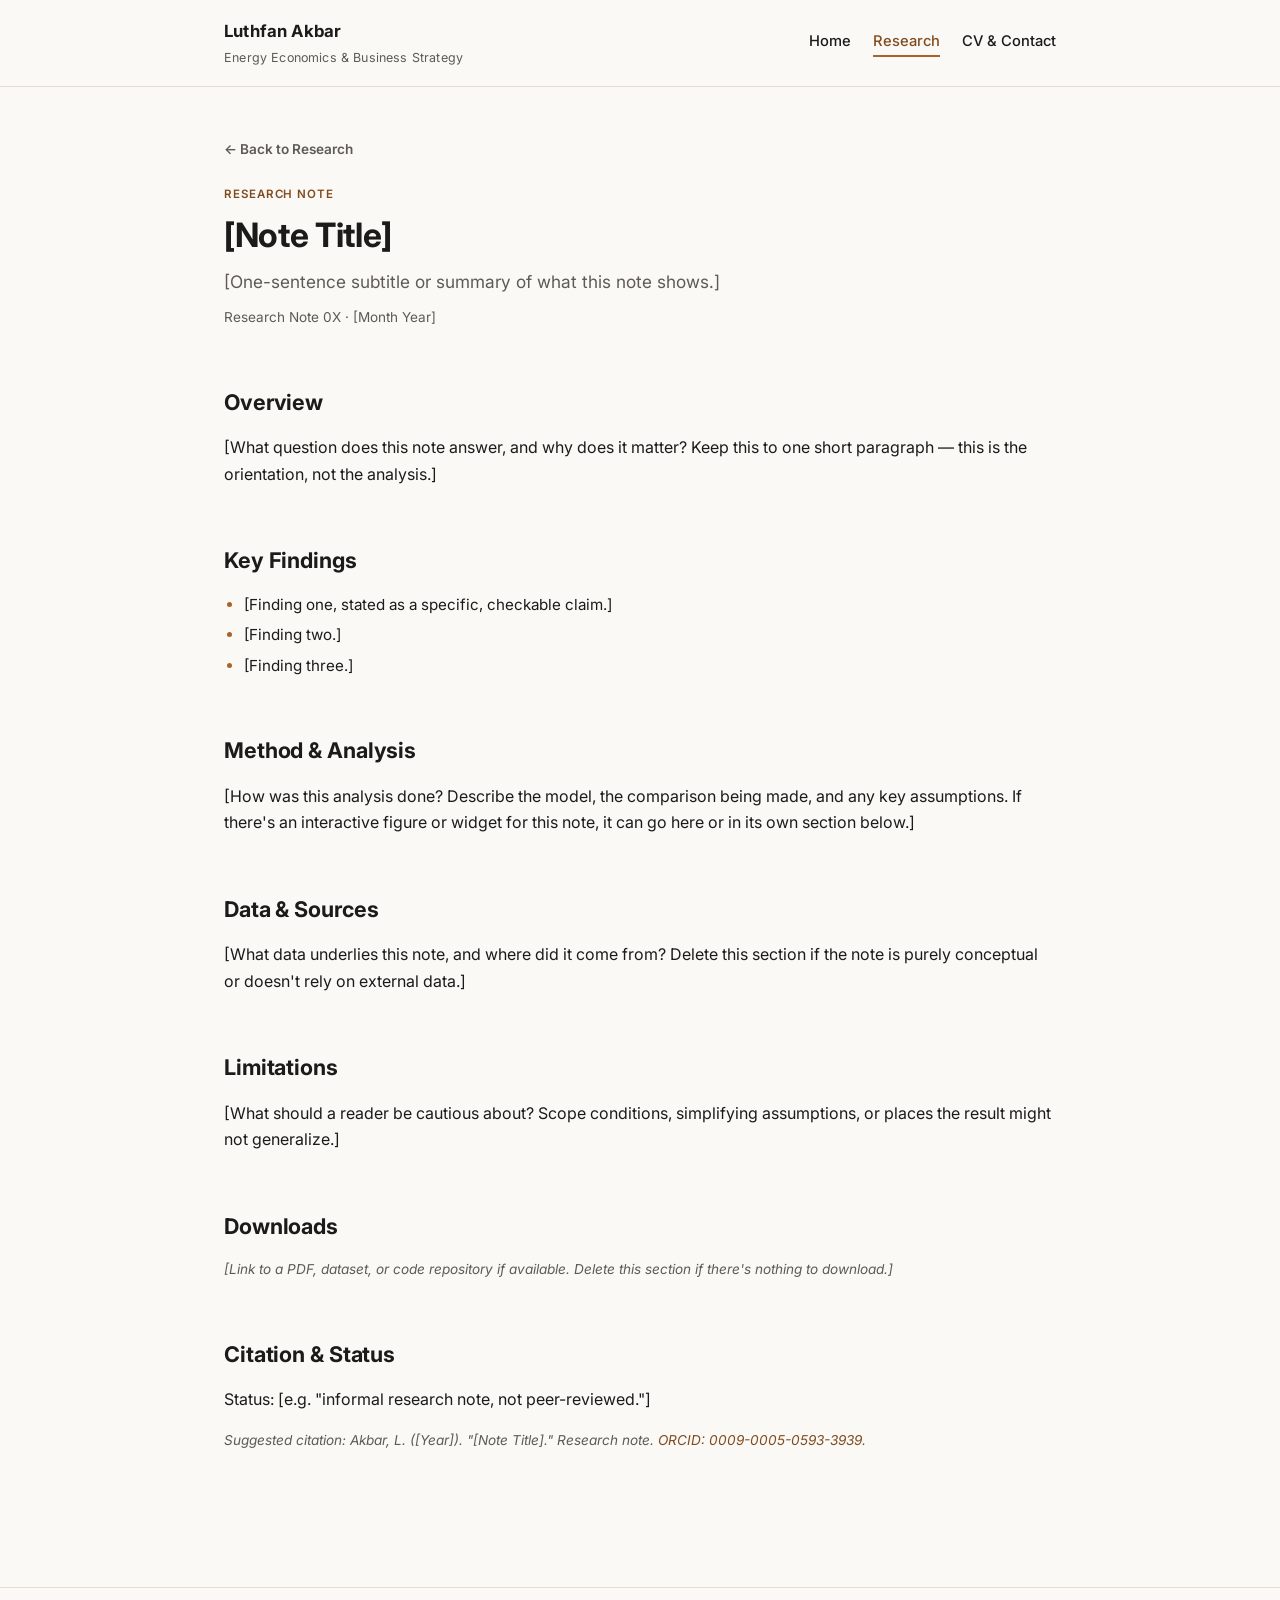
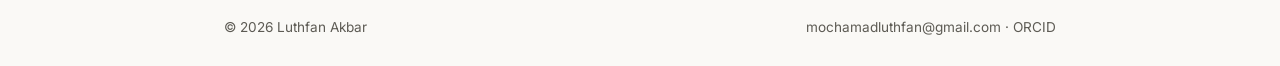
<file: research/note-template.html>
<!--
  RESEARCH NOTE TEMPLATE
  =======================
  How to publish a new Research Note:

  1. Duplicate this file. GitHub's web UI has no one-click "duplicate," so in
     practice: open this file, copy all its contents, click "Add file ->
     Create new file," type a path like research/note-02-your-slug.html,
     paste, then edit the text below.
  2. Replace the placeholder text in every section. Delete any section that
     doesn't apply to this note (not every note needs "Data & Sources," for
     example).
  3. Update the <title>, <meta name="description">, and the Overview/Key
     Findings/etc. content.
  4. Add one new card to the "Research Notes" section of research.html,
     linking to this file, following the pattern already there.
  5. Commit both files to GitHub. Done.

  If a note includes an interactive chart or widget with its own custom
  styling (like Research Note 01), keep that styling scoped to a single
  wrapper class (e.g. a prefixed class name) so it can't collide with the
  site's global CSS. See research/note-01-crv-range-tradeoff.html for an
  example of this pattern.
-->
<!doctype html>
<html lang="en">
<head>
<meta charset="UTF-8">
<meta name="viewport" content="width=device-width, initial-scale=1.0">
<title>[Note Title] — Luthfan Akbar</title>
<meta name="description" content="[One-sentence description of this research note.]">
<link rel="preconnect" href="https://fonts.googleapis.com">
<link rel="preconnect" href="https://fonts.gstatic.com" crossorigin>
<link href="https://fonts.googleapis.com/css2?family=Inter:wght@400;500;600;700&display=swap" rel="stylesheet">
<link rel="stylesheet" href="../styles.css">
</head>
<body>

<header class="site-header">
  <div class="nav-wrap">
    <a class="site-title" href="../index.html">Luthfan Akbar
      <span class="subtitle-inline">Energy Economics &amp; Business Strategy</span>
    </a>
    <nav class="main-nav">
      <a href="../index.html">Home</a>
      <a href="../research.html" class="active">Research</a>
      <a href="../cv.html">CV &amp; Contact</a>
    </nav>
  </div>
</header>

<main>

  <a class="back-link" href="../research.html">&larr; Back to Research</a>

  <section>
    <p class="eyebrow">Research Note</p>
    <h1>[Note Title]</h1>
    <p class="lede">[One-sentence subtitle or summary of what this note shows.]</p>
    <p class="meta-line">Research Note 0X · [Month Year]</p>
  </section>

  <section>
    <h2>Overview</h2>
    <p>
      [What question does this note answer, and why does it matter? Keep this
      to one short paragraph — this is the orientation, not the analysis.]
    </p>
  </section>

  <section>
    <h2>Key Findings</h2>
    <ul class="detail-list">
      <li>[Finding one, stated as a specific, checkable claim.]</li>
      <li>[Finding two.]</li>
      <li>[Finding three.]</li>
    </ul>
  </section>

  <section>
    <h2>Method &amp; Analysis</h2>
    <p>
      [How was this analysis done? Describe the model, the comparison being
      made, and any key assumptions. If there's an interactive figure or
      widget for this note, it can go here or in its own section below.]
    </p>
  </section>

  <section>
    <h2>Data &amp; Sources</h2>
    <p>
      [What data underlies this note, and where did it come from? Delete this
      section if the note is purely conceptual or doesn't rely on external data.]
    </p>
  </section>

  <section>
    <h2>Limitations</h2>
    <p>
      [What should a reader be cautious about? Scope conditions, simplifying
      assumptions, or places the result might not generalize.]
    </p>
  </section>

  <section>
    <h2>Downloads</h2>
    <p class="note">[Link to a PDF, dataset, or code repository if available. Delete this section if there's nothing to download.]</p>
  </section>

  <section>
    <h2>Citation &amp; Status</h2>
    <p>Status: [e.g. "informal research note, not peer-reviewed."]</p>
    <p class="note">
      Suggested citation: Akbar, L. ([Year]). "[Note Title]." Research note.
      <a href="https://orcid.org/0009-0005-0593-3939" target="_blank" rel="noopener">ORCID: 0009-0005-0593-3939</a>.
    </p>
  </section>

</main>

<footer class="site-footer">
  <div class="footer-wrap">
    <span>&copy; <span id="year"></span> Luthfan Akbar</span>
    <span>
      <a href="mailto:mochamadluthfan@gmail.com">mochamadluthfan@gmail.com</a> ·
      <a href="https://orcid.org/0009-0005-0593-3939" target="_blank" rel="noopener">ORCID</a>
    </span>
  </div>
</footer>

<script>document.getElementById('year').textContent = new Date().getFullYear();</script>
</body>
</html>
</file>
<file: styles.css>
/* ==========================================================================
   Luthfan Akbar — Professional / Research Website
   Shared stylesheet
   ========================================================================== */

:root {
  --bg: #faf9f6;
  --bg-alt: #f1efe8;
  --text: #1b1b1a;
  --text-muted: #5d5b54;
  --accent: #a8632a;
  --accent-dark: #814c1f;
  --border: #e3ddd0;
  --card-bg: #ffffff;
  --max-width: 880px;
  --radius: 10px;
}

* {
  box-sizing: border-box;
}

html {
  scroll-behavior: smooth;
}

body {
  margin: 0;
  padding: 0;
  background: var(--bg);
  color: var(--text);
  font-family: "Inter", -apple-system, BlinkMacSystemFont, "Segoe UI", Roboto, Helvetica, Arial, sans-serif;
  line-height: 1.65;
  -webkit-font-smoothing: antialiased;
}

a {
  color: var(--accent-dark);
  text-decoration: none;
}

a:hover {
  text-decoration: underline;
}

img {
  max-width: 100%;
}

/* ---------- Layout shell ---------- */

.site-header {
  border-bottom: 1px solid var(--border);
  background: var(--bg);
  position: sticky;
  top: 0;
  z-index: 10;
}

.nav-wrap {
  max-width: var(--max-width);
  margin: 0 auto;
  padding: 18px 24px;
  display: flex;
  align-items: center;
  justify-content: space-between;
  flex-wrap: wrap;
  gap: 12px;
}

.site-title {
  font-weight: 700;
  font-size: 1.05rem;
  letter-spacing: 0.01em;
  color: var(--text);
}

.site-title:hover {
  text-decoration: none;
}

.site-title .subtitle-inline {
  display: block;
  font-weight: 400;
  font-size: 0.78rem;
  color: var(--text-muted);
  margin-top: 2px;
}

nav.main-nav {
  display: flex;
  gap: 22px;
  flex-wrap: wrap;
}

nav.main-nav a {
  color: var(--text);
  font-size: 0.92rem;
  font-weight: 500;
  padding-bottom: 2px;
  border-bottom: 2px solid transparent;
}

nav.main-nav a:hover,
nav.main-nav a.active {
  color: var(--accent-dark);
  border-bottom-color: var(--accent);
  text-decoration: none;
}

main {
  max-width: var(--max-width);
  margin: 0 auto;
  padding: 48px 24px 80px;
}

.site-footer {
  border-top: 1px solid var(--border);
  margin-top: 40px;
}

.footer-wrap {
  max-width: var(--max-width);
  margin: 0 auto;
  padding: 28px 24px;
  display: flex;
  justify-content: space-between;
  flex-wrap: wrap;
  gap: 12px;
  font-size: 0.85rem;
  color: var(--text-muted);
}

.footer-wrap a {
  color: var(--text-muted);
}

/* ---------- Typography ---------- */

h1 {
  font-size: 2.1rem;
  line-height: 1.25;
  margin: 0 0 12px;
  letter-spacing: -0.01em;
}

h2 {
  font-size: 1.35rem;
  margin: 0 0 14px;
  letter-spacing: -0.005em;
}

h3 {
  font-size: 1.05rem;
  margin: 0 0 8px;
}

.eyebrow {
  text-transform: uppercase;
  letter-spacing: 0.08em;
  font-size: 0.72rem;
  font-weight: 600;
  color: var(--accent-dark);
  margin: 0 0 10px;
}

p {
  margin: 0 0 16px;
  color: var(--text);
}

.lede {
  font-size: 1.08rem;
  color: var(--text-muted);
}

section {
  margin-bottom: 56px;
}

section:last-child {
  margin-bottom: 0;
}

/* ---------- Hero (home page) ---------- */

.hero {
  display: flex;
  gap: 36px;
  align-items: center;
  flex-wrap: wrap;
  margin-bottom: 48px;
}

.hero-text {
  flex: 1 1 380px;
}

.hero-photo {
  flex: 0 0 auto;
}

.avatar {
  width: 148px;
  height: 148px;
  border-radius: 50%;
  background: var(--accent);
  color: #fff;
  display: flex;
  align-items: center;
  justify-content: center;
  font-size: 2.6rem;
  font-weight: 700;
  letter-spacing: 0.02em;
  overflow: hidden;
  border: 4px solid var(--card-bg);
  box-shadow: 0 2px 10px rgba(0, 0, 0, 0.08);
}

.avatar img {
  width: 100%;
  height: 100%;
  object-fit: cover;
}

/* ---------- Buttons ---------- */

.btn-row {
  display: flex;
  gap: 12px;
  flex-wrap: wrap;
  margin-top: 20px;
}

.btn {
  display: inline-block;
  padding: 11px 20px;
  border-radius: 999px;
  font-size: 0.92rem;
  font-weight: 600;
  border: 1px solid transparent;
}

.btn:hover {
  text-decoration: none;
}

.btn-primary {
  background: var(--accent);
  color: #fff;
}

.btn-primary:hover {
  background: var(--accent-dark);
}

.btn-secondary {
  background: transparent;
  color: var(--text);
  border-color: var(--border);
}

.btn-secondary:hover {
  border-color: var(--accent);
  color: var(--accent-dark);
}

/* ---------- Cards ---------- */

.card {
  background: var(--card-bg);
  border: 1px solid var(--border);
  border-radius: var(--radius);
  padding: 26px 28px;
  margin-bottom: 20px;
}

.card-grid {
  display: grid;
  grid-template-columns: repeat(2, 1fr);
  gap: 18px;
}

@media (max-width: 620px) {
  .card-grid {
    grid-template-columns: 1fr;
  }
  .hero {
    flex-direction: column-reverse;
    text-align: center;
  }
  .hero .btn-row {
    justify-content: center;
  }
}

.status-tag {
  display: inline-block;
  font-size: 0.72rem;
  font-weight: 600;
  text-transform: uppercase;
  letter-spacing: 0.05em;
  padding: 4px 10px;
  border-radius: 999px;
  background: var(--bg-alt);
  color: var(--accent-dark);
  margin-bottom: 12px;
}

.meta-line {
  font-size: 0.85rem;
  color: var(--text-muted);
  margin: -6px 0 14px;
}

/* ---------- CV / definition lists ---------- */

dl.cv-list dt {
  font-weight: 600;
  margin-top: 18px;
}

dl.cv-list dt:first-child {
  margin-top: 0;
}

dl.cv-list dd {
  margin: 4px 0 0;
  color: var(--text-muted);
}

.contact-list {
  list-style: none;
  padding: 0;
  margin: 0;
}

.contact-list li {
  padding: 10px 0;
  border-bottom: 1px solid var(--border);
  display: flex;
  gap: 10px;
  align-items: baseline;
}

.contact-list li:last-child {
  border-bottom: none;
}

.contact-label {
  font-weight: 600;
  min-width: 90px;
  color: var(--text-muted);
  font-size: 0.85rem;
  text-transform: uppercase;
  letter-spacing: 0.04em;
}

.note {
  font-size: 0.85rem;
  color: var(--text-muted);
  font-style: italic;
}

/* ---------- Experience blocks ---------- */

.exp-block {
  margin-bottom: 30px;
  padding-bottom: 26px;
  border-bottom: 1px solid var(--border);
}

.exp-block:last-child {
  margin-bottom: 0;
  padding-bottom: 0;
  border-bottom: none;
}

.exp-header {
  display: flex;
  justify-content: space-between;
  align-items: baseline;
  flex-wrap: wrap;
  gap: 4px 16px;
}

.exp-title {
  font-weight: 600;
  font-size: 1.02rem;
  color: var(--text);
}

.exp-org {
  color: var(--text-muted);
  font-size: 0.92rem;
  margin: 2px 0 10px;
}

.exp-dates {
  font-size: 0.8rem;
  color: var(--text-muted);
  white-space: nowrap;
  font-weight: 500;
}

.detail-list {
  margin: 4px 0 0;
  padding-left: 20px;
}

.detail-list li {
  margin-bottom: 7px;
  color: var(--text);
  font-size: 0.95rem;
  line-height: 1.55;
}

.detail-list li::marker {
  color: var(--accent);
}

h3.section-sub {
  margin-top: 30px;
  padding-top: 30px;
  border-top: 1px solid var(--border);
}

h3.section-sub:first-of-type {
  margin-top: 0;
  padding-top: 0;
  border-top: none;
}

/* ---------- Research listings (Papers / Research Notes) ---------- */

.section-intro {
  font-size: 0.88rem;
  color: var(--text-muted);
  margin: -8px 0 18px;
}

.link-row {
  display: flex;
  gap: 18px;
  flex-wrap: wrap;
  margin-top: 14px;
  font-size: 0.88rem;
  font-weight: 600;
}

.link-row a {
  color: var(--accent-dark);
}

/* ---------- Sub-page back link ---------- */

.back-link {
  display: inline-block;
  font-size: 0.85rem;
  font-weight: 600;
  color: var(--text-muted);
  margin-bottom: 24px;
}

.back-link:hover {
  color: var(--accent-dark);
}
</file>
